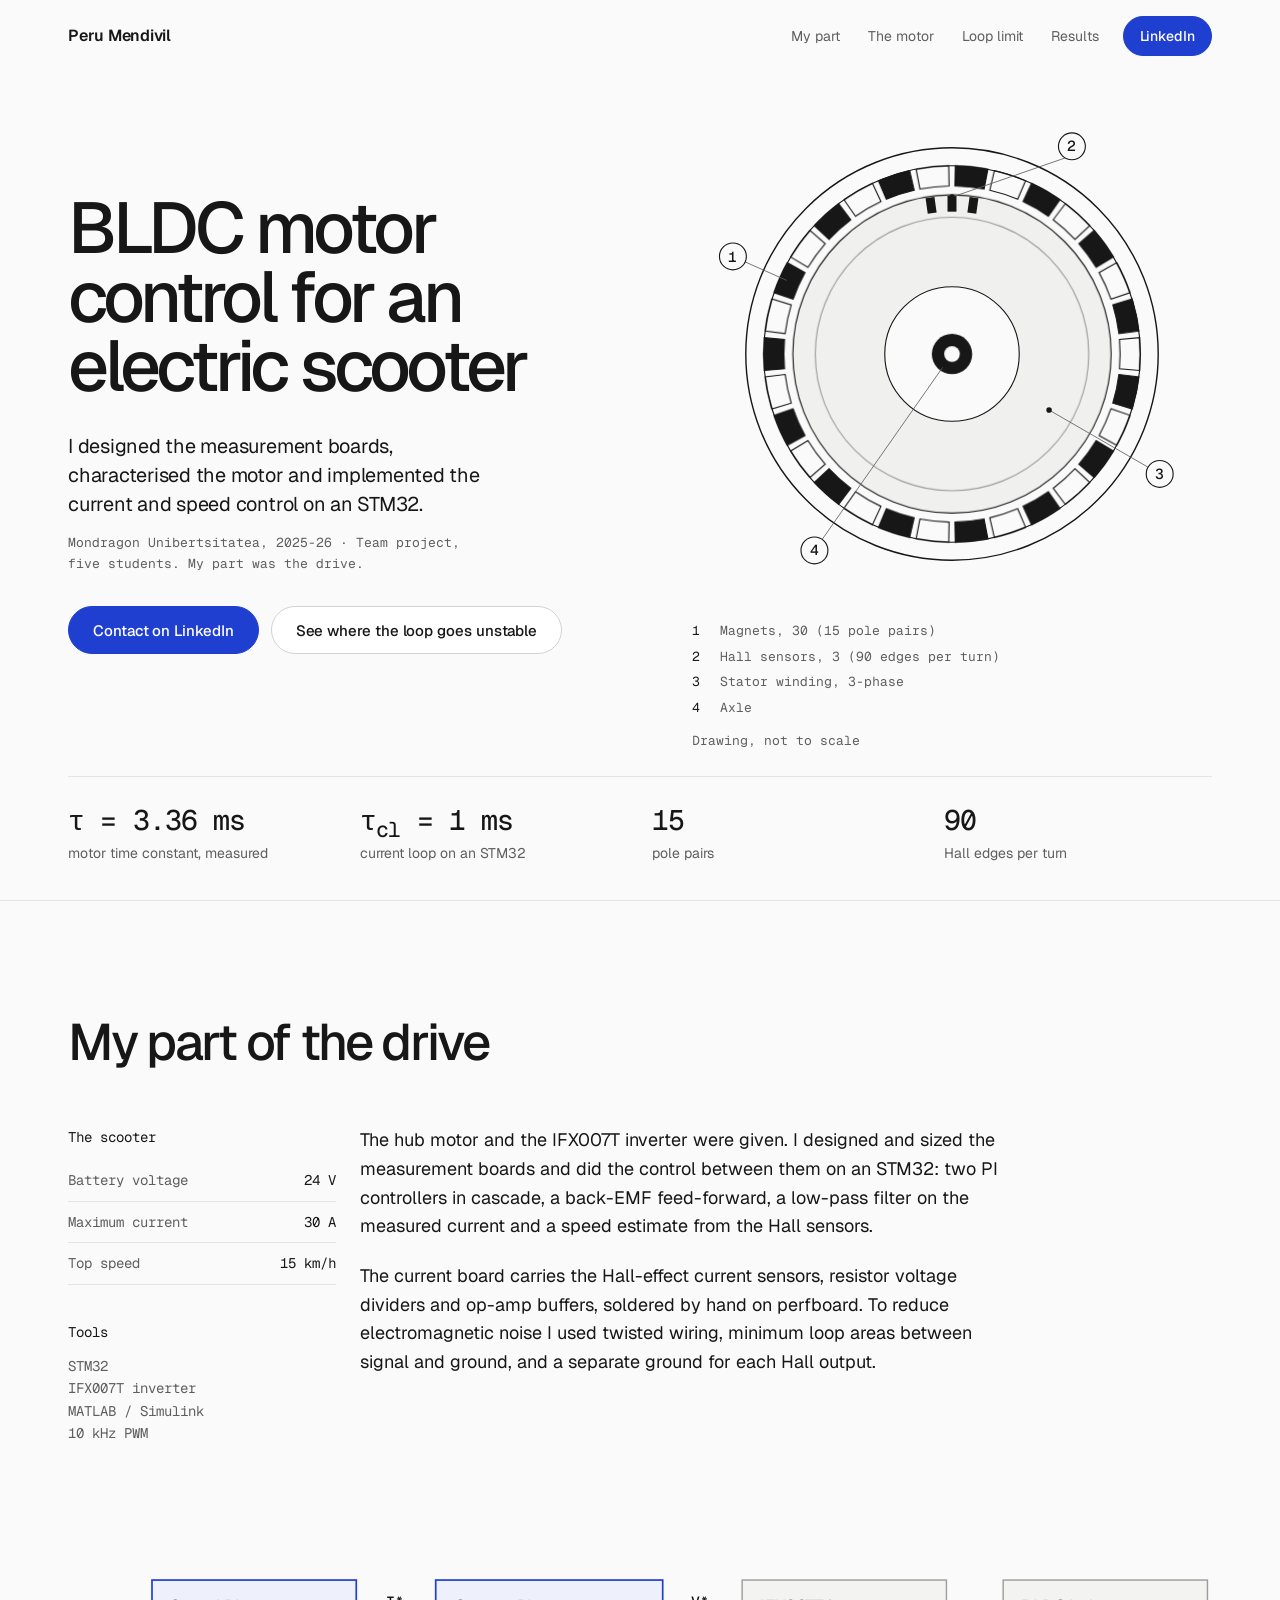
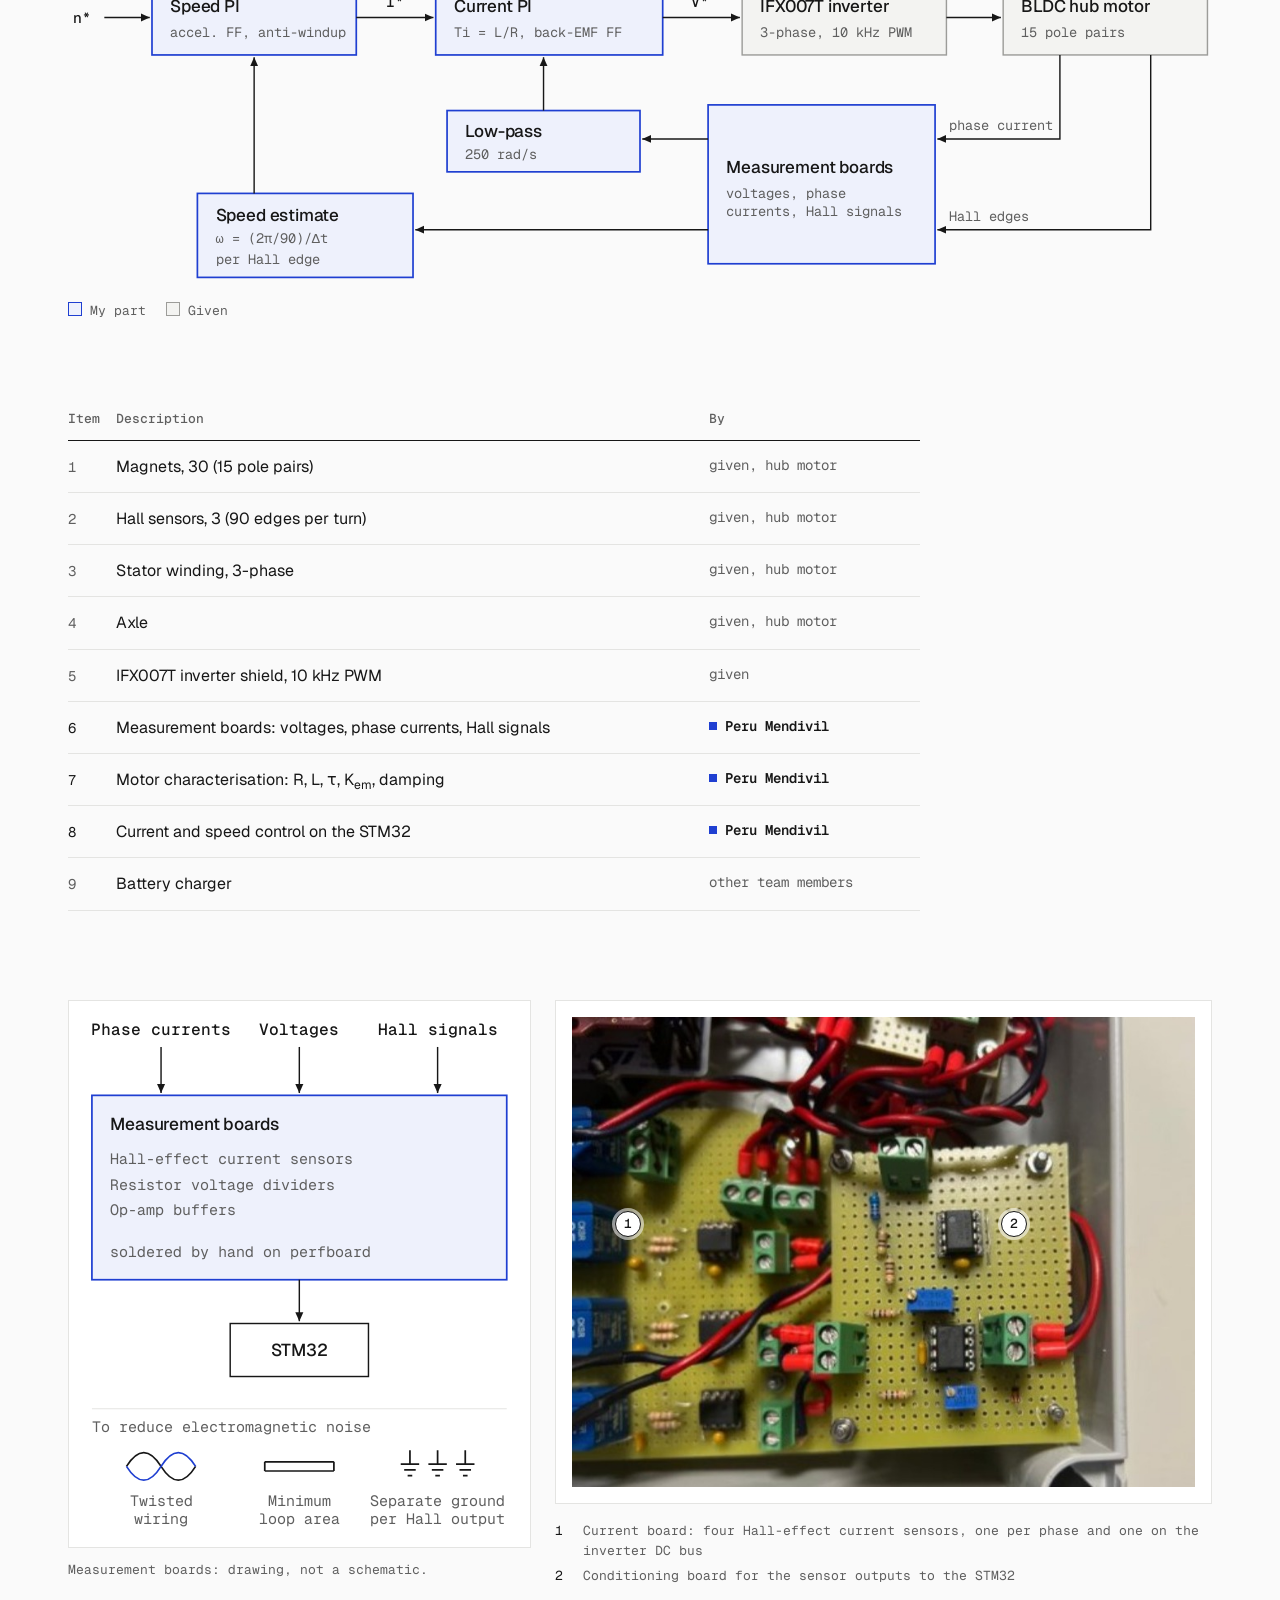
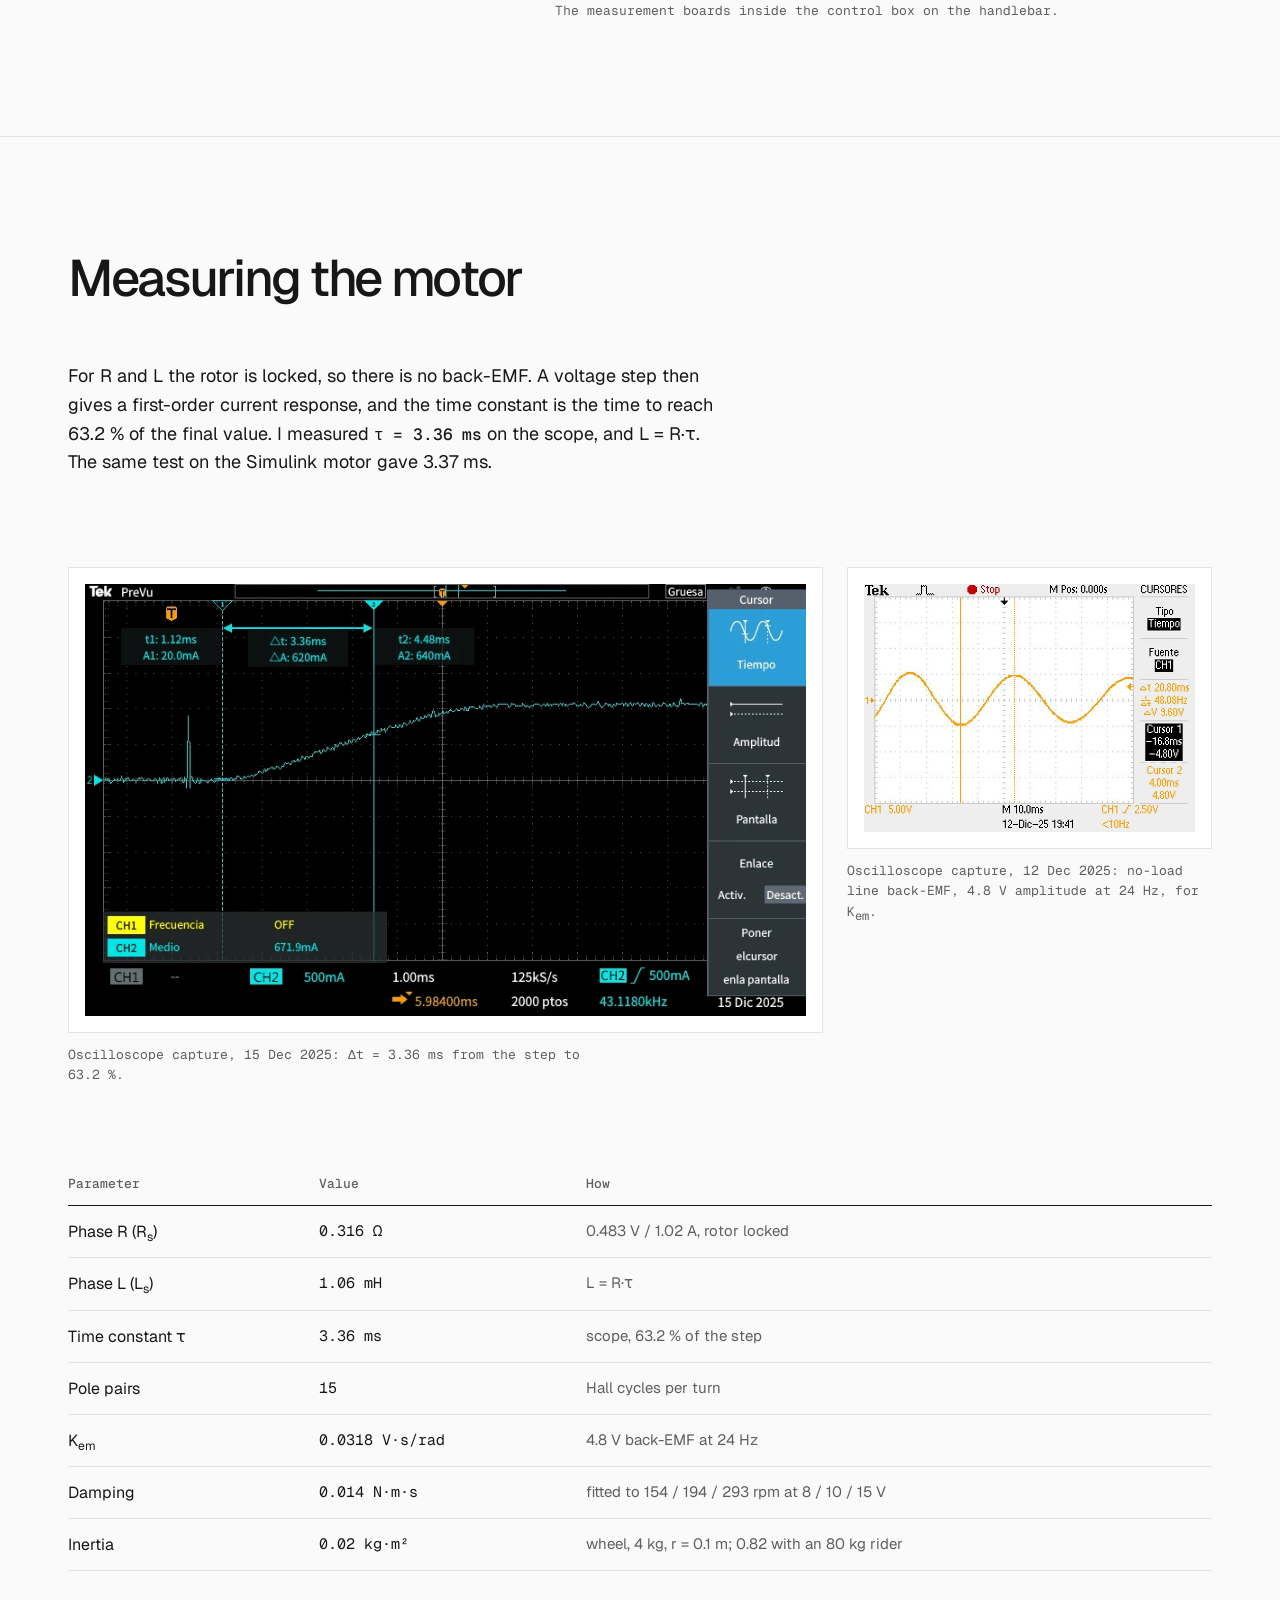
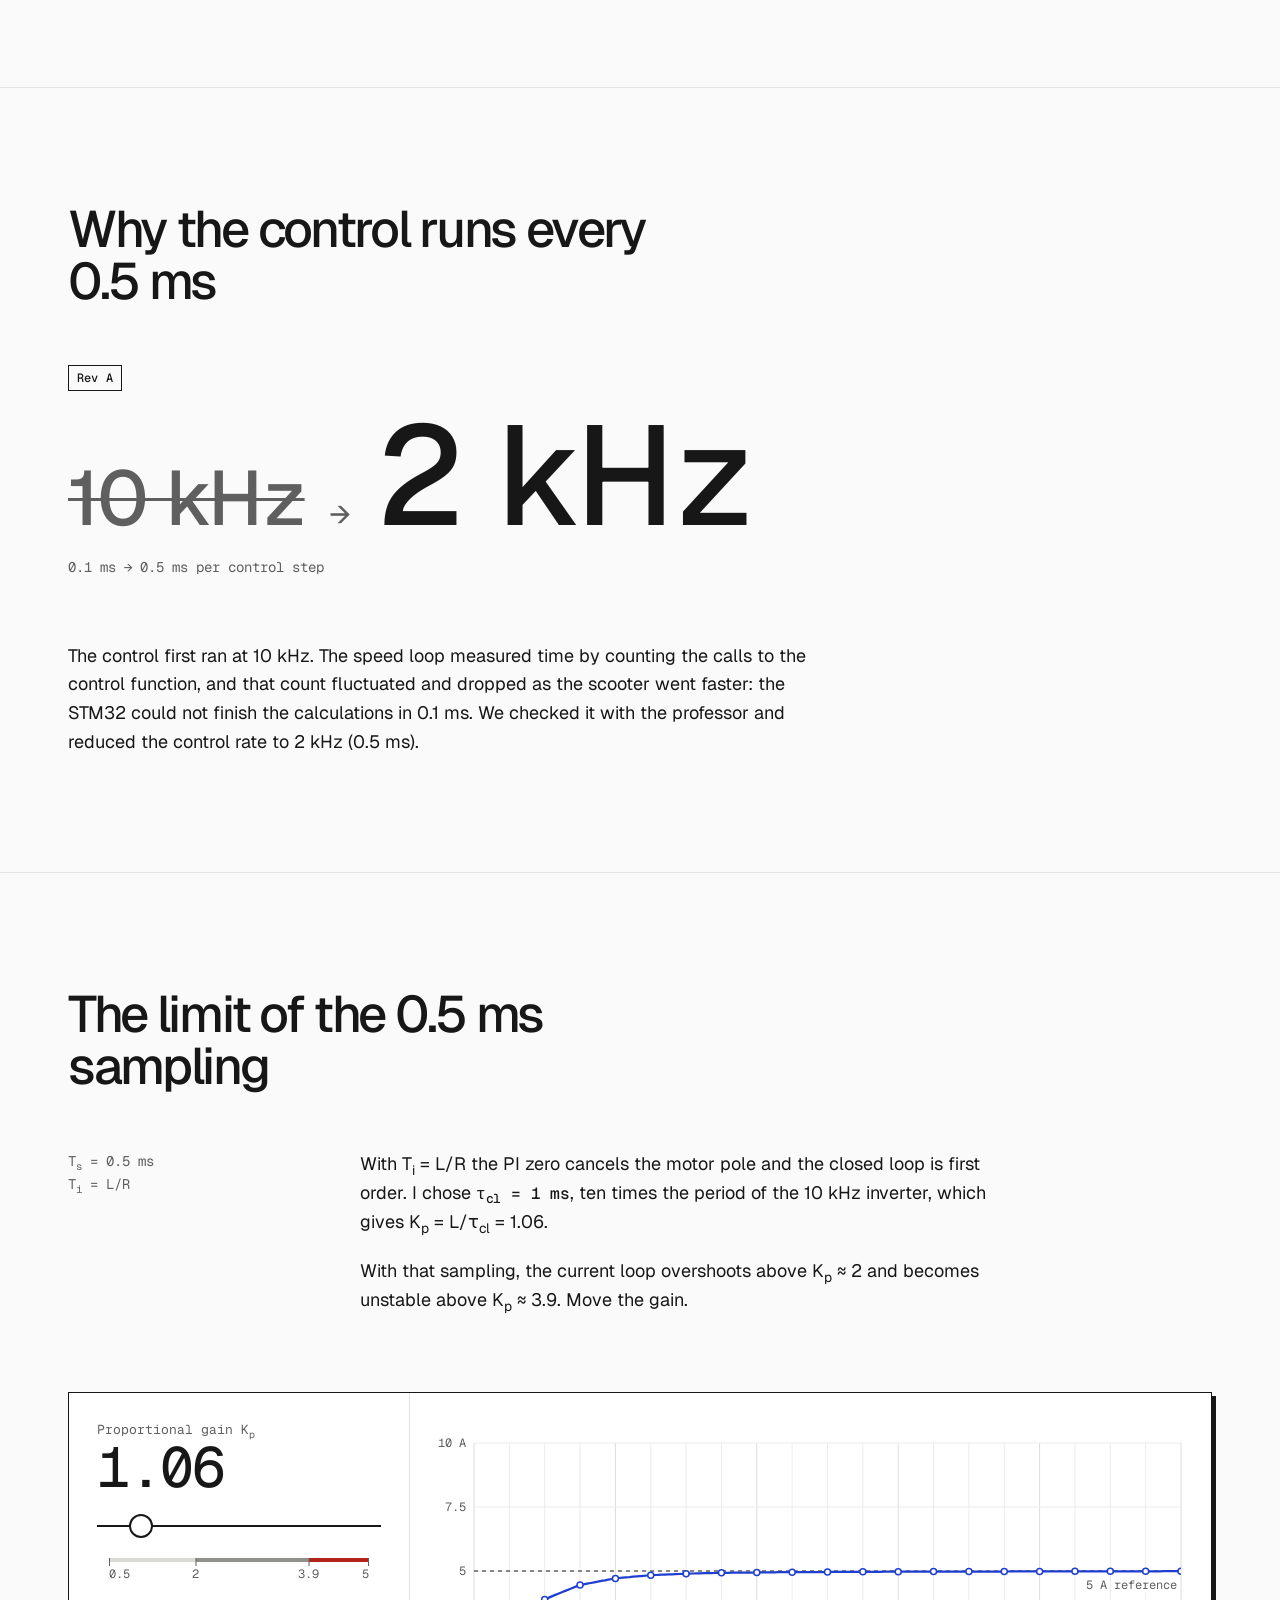
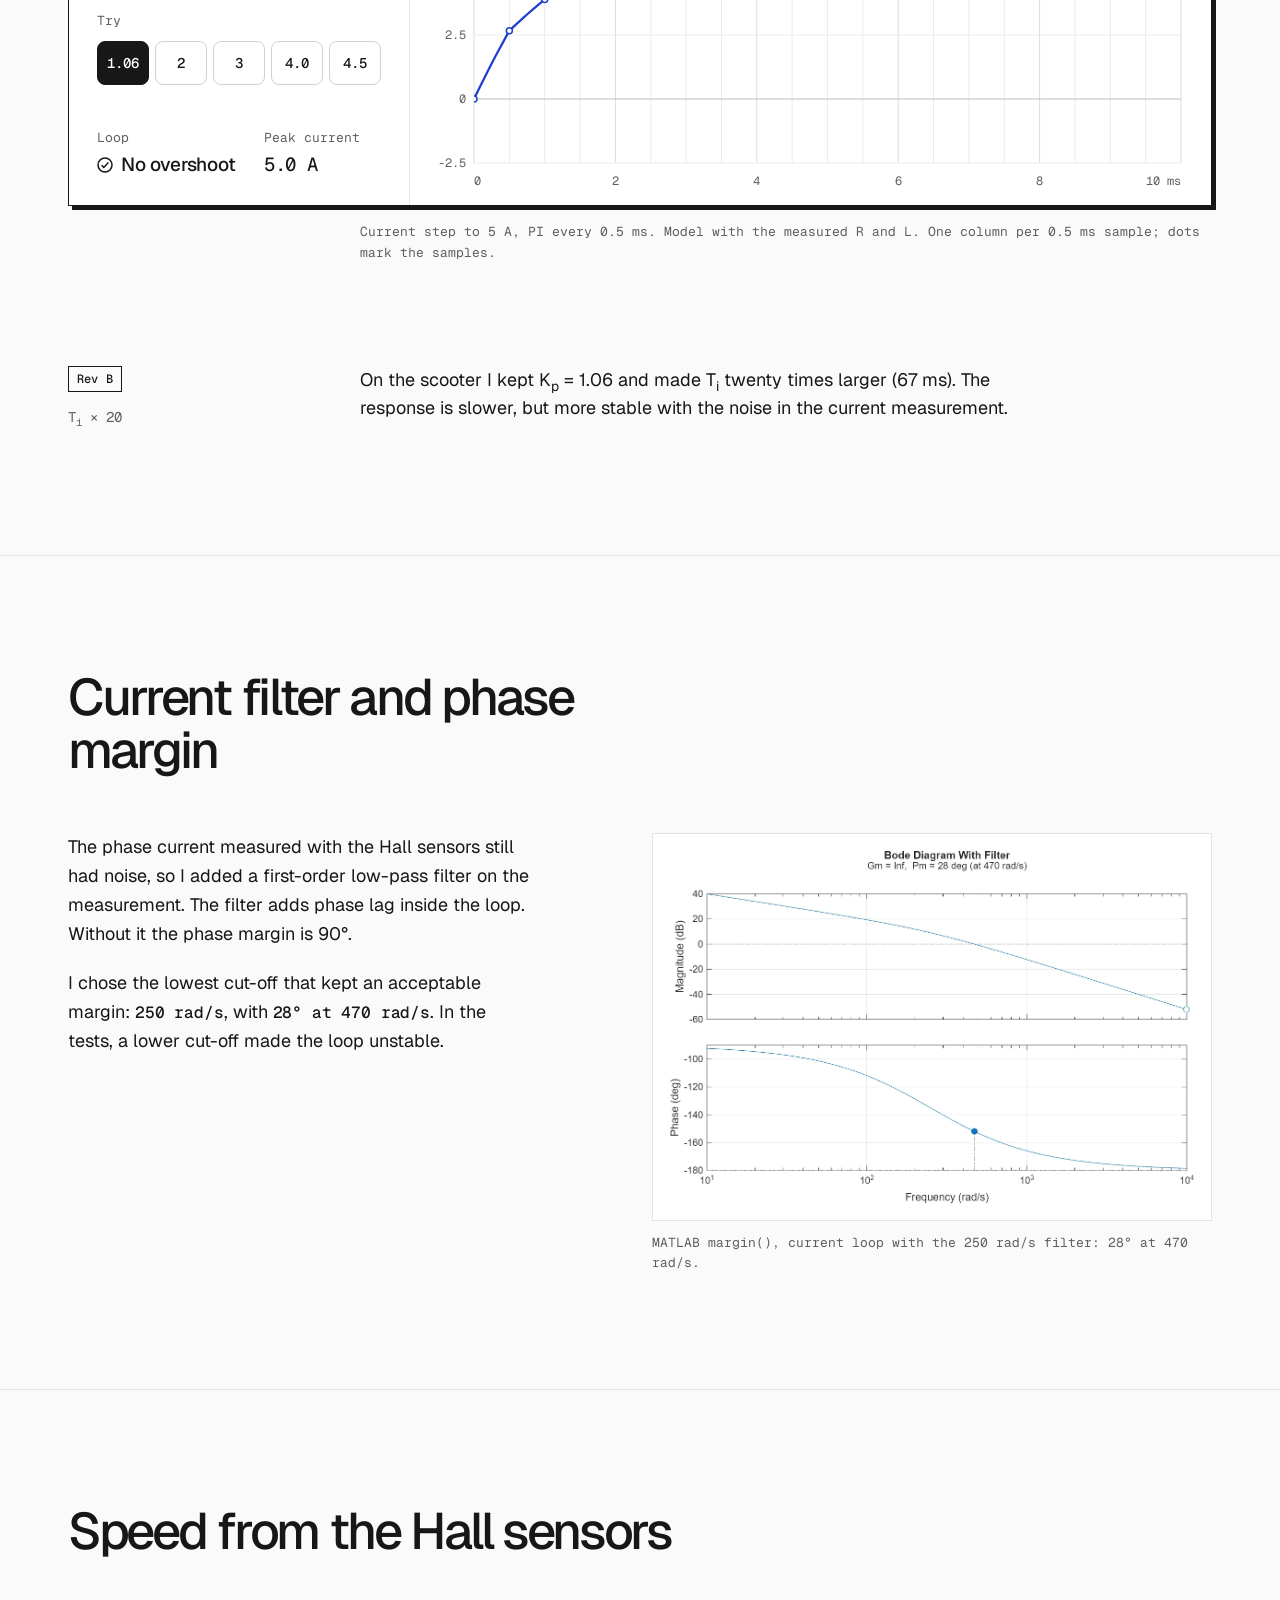
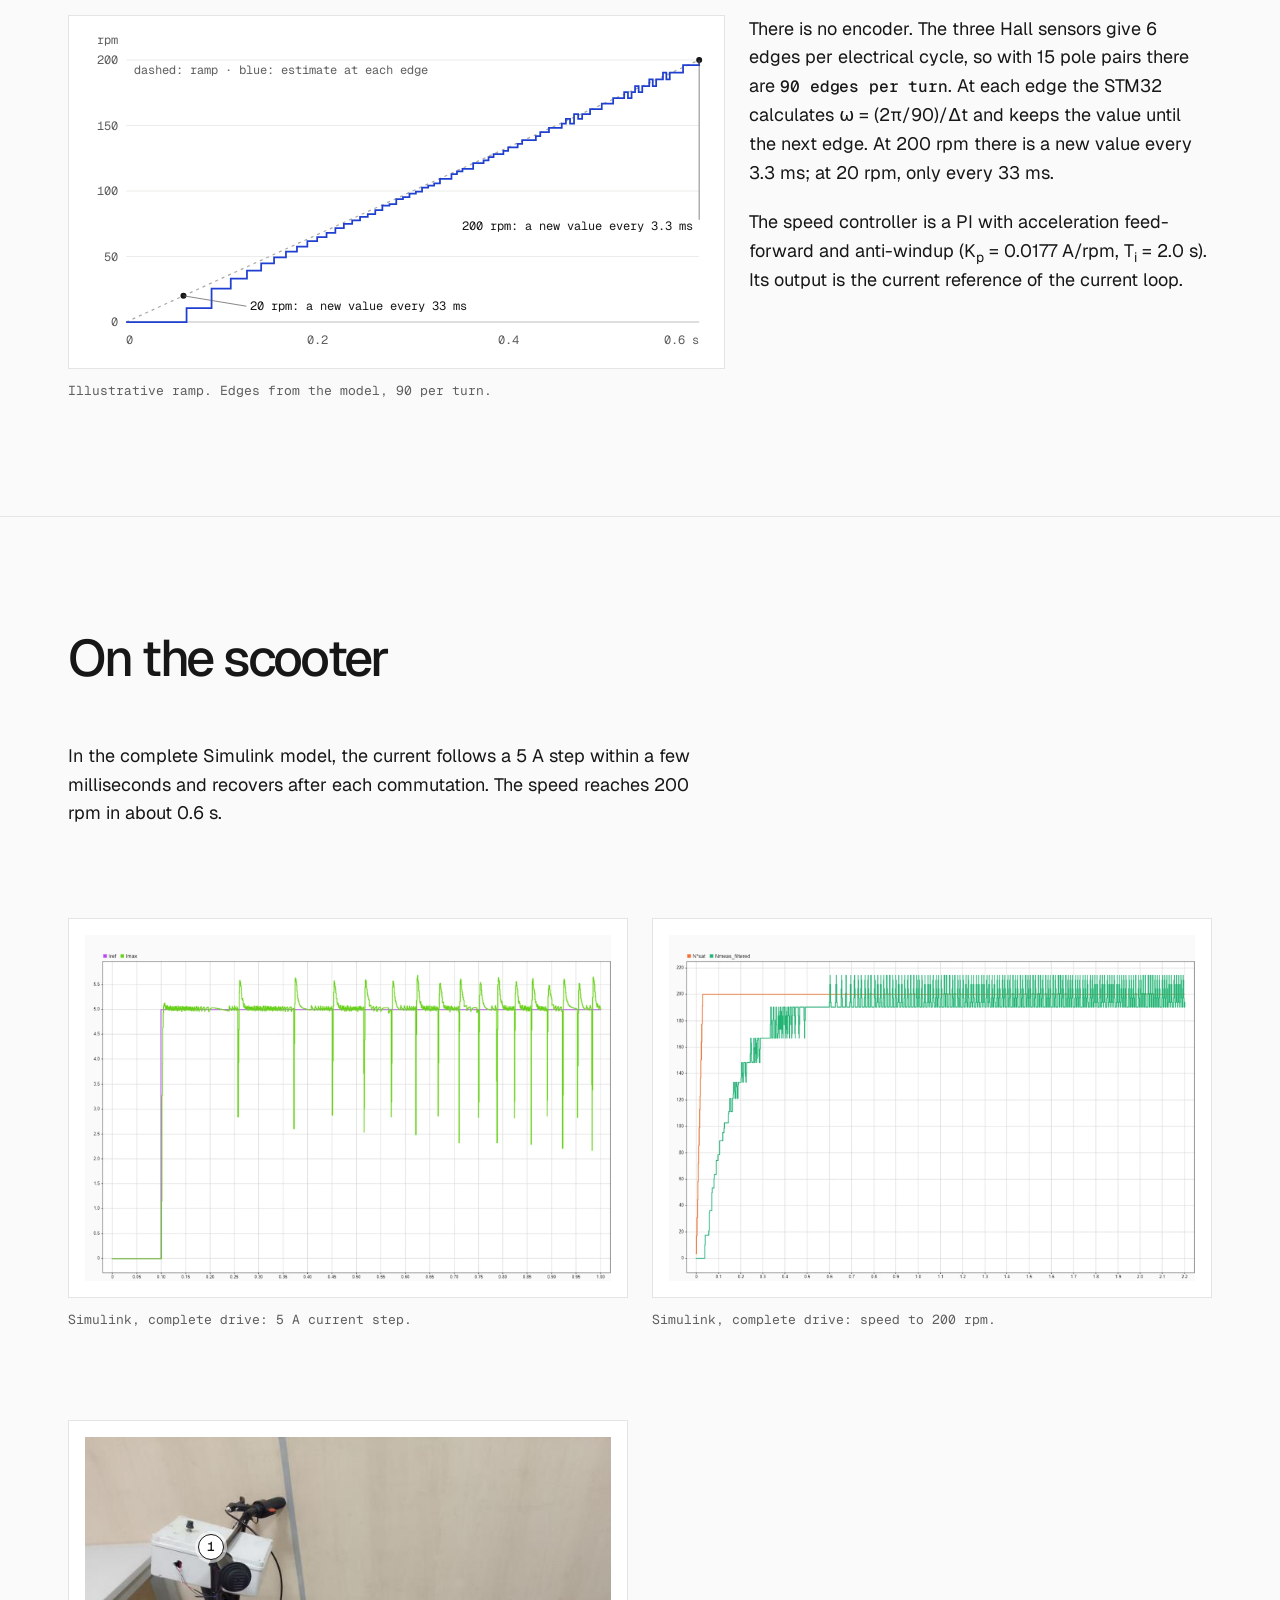
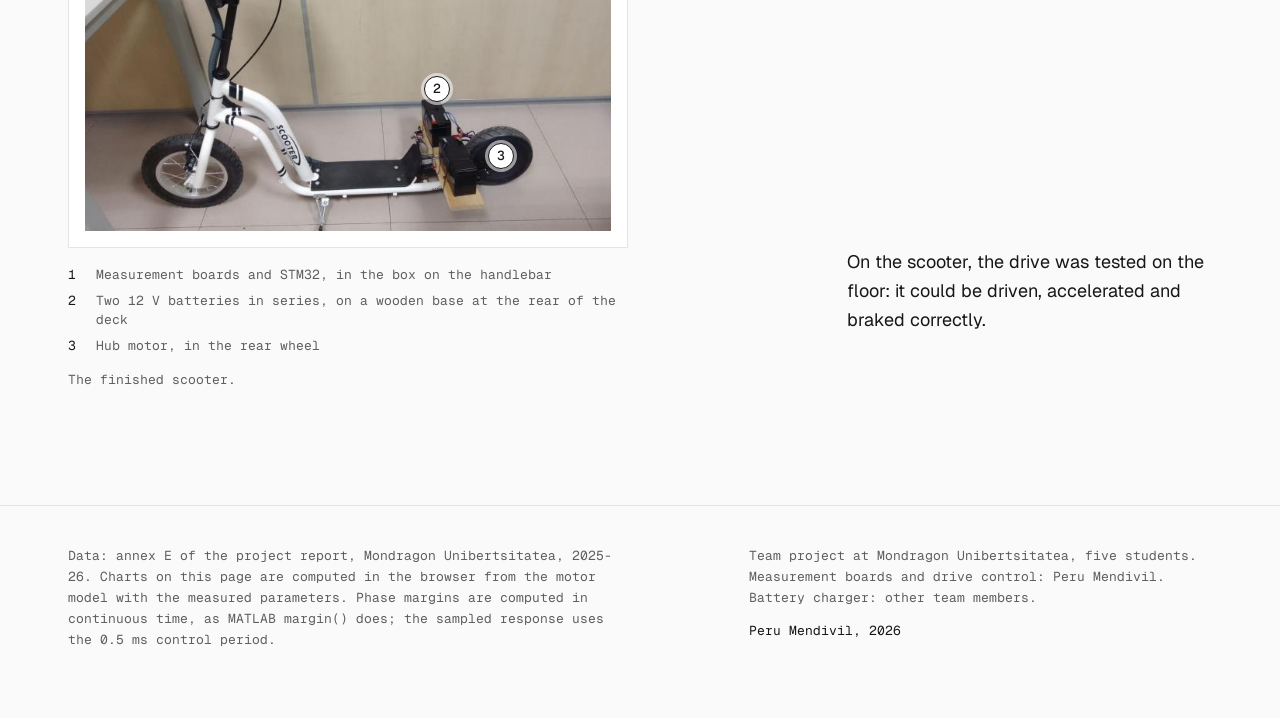
<file: index.html>
<!doctype html>
<html lang="en">
<head>
<meta charset="utf-8">
<meta name="viewport" content="width=device-width, initial-scale=1, viewport-fit=cover">
<title>BLDC motor control for an electric scooter · Peru Mendivil</title>
<meta name="description" content="Current and speed control of an electric scooter's BLDC hub motor on an STM32, with the motor parameters I measured. Move the gain and see where the sampled loop goes unstable.">
<meta name="author" content="Peru Mendivil">
<link rel="canonical" href="https://perumendibil.github.io/bldc-drive/">
<meta property="og:type" content="website">
<meta property="og:title" content="BLDC motor control for an electric scooter">
<meta property="og:description" content="Motor characterisation, current loop and speed loop on an STM32, with the parameters I measured. My part of a team project at Mondragon Unibertsitatea, 2025-26.">
<meta property="og:url" content="https://perumendibil.github.io/bldc-drive/">
<meta property="og:image" content="https://perumendibil.github.io/bldc-drive/assets/og-card.png">
<meta property="og:image:width" content="1200">
<meta property="og:image:height" content="627">
<meta property="og:image:alt" content="Title BLDC motor control for an electric scooter, a line drawing of the hub motor with 30 magnets and the measured values tau 3.36 ms and tau_cl 1 ms.">
<meta name="twitter:card" content="summary_large_image">
<meta name="theme-color" content="#FAFAFA">
<link rel="icon" href="data:image/svg+xml,%3Csvg xmlns='http://www.w3.org/2000/svg' viewBox='0 0 32 32'%3E%3Crect width='32' height='32' rx='7' fill='%23FAFAFA'/%3E%3Ccircle cx='16' cy='16' r='11' fill='none' stroke='%23171717' stroke-width='2.5'/%3E%3Ccircle cx='16' cy='16' r='3.5' fill='%231F3FD1'/%3E%3C/svg%3E">
<link rel="preconnect" href="https://fonts.googleapis.com">
<link rel="preconnect" href="https://fonts.gstatic.com" crossorigin>
<link href="https://fonts.googleapis.com/css2?family=Geist:wght@300..700&family=Geist+Mono:wght@400..600&display=swap" rel="stylesheet">
<style>
:root{
  --bg:#FAFAFA; --surface:#FFFFFF; --ink:#171717; --muted:#5F5F5F; --line:#E4E4E2;
  --accent:#1F3FD1; --accent-tint:#EEF1FC; --warn:#B42318; --given:#F3F3F1;
  --sans:"Geist", system-ui, -apple-system, "Segoe UI", sans-serif;
  --mono:"Geist Mono", ui-monospace, "SFMono-Regular", Consolas, monospace;
  --ease:cubic-bezier(.4,0,.2,1); --out:cubic-bezier(.2,.7,.2,1);
  --pad:clamp(20px,4vw,48px); --gap:24px;
}
*{box-sizing:border-box}
html{-webkit-text-size-adjust:100%;scroll-behavior:smooth}
body{margin:0;background:var(--bg);color:var(--ink);font:400 18px/1.6 var(--sans);-webkit-font-smoothing:antialiased;text-rendering:optimizeLegibility}
img{max-width:100%;display:block;height:auto}
a{color:inherit}
sub{font-size:.7em;line-height:0}
:focus-visible{outline:2px solid var(--accent);outline-offset:3px;border-radius:4px}
.wrap{max-width:1240px;margin-inline:auto;padding-inline:var(--pad)}
.grid{display:grid;grid-template-columns:repeat(12,minmax(0,1fr));column-gap:var(--gap)}
.mono{font-family:var(--mono)}
.v{font-family:var(--mono);font-size:.9em;font-weight:500;letter-spacing:-.01em;white-space:nowrap}

/* header */
.top{display:flex;align-items:center;justify-content:space-between;height:72px}
.name{font-weight:600;font-size:16px;letter-spacing:-.015em;text-decoration:none;padding:12px 0}
.nav{display:flex;align-items:center;gap:4px}
.nav a.l{font-size:14px;color:var(--muted);text-decoration:none;padding:10px 12px;transition:color .15s var(--ease)}
.nav a.l:hover{color:var(--ink)}

/* buttons */
.btn{display:inline-flex;align-items:center;justify-content:center;height:48px;padding:0 24px;border-radius:999px;font:500 15px/1 var(--sans);letter-spacing:-.005em;text-decoration:none;white-space:nowrap;transition:background-color .15s var(--ease),border-color .15s var(--ease),color .15s var(--ease)}
.btn-ink{background:var(--ink);color:#fff;border:1px solid var(--ink)}
.btn-ink:hover{background:#3A3A3A;border-color:#3A3A3A}
.btn-accent{background:var(--accent);color:#fff;border:1px solid var(--accent)}
.btn-accent:hover{background:#1932B0;border-color:#1932B0}
.btn-line{background:var(--surface);color:var(--ink);border:1px solid #D2D2CF}
.btn-line:hover{border-color:var(--ink)}
.btn-sm{height:40px;padding:0 16px;font-size:14px;margin-left:8px}

/* hero */
.hero{display:grid;grid-template-columns:repeat(12,minmax(0,1fr));column-gap:var(--gap);grid-template-rows:1fr auto;min-height:calc(100svh - 72px);align-items:center}
.hero-text{grid-column:1/7;padding-block:40px}
.context{font:400 13px/1.6 var(--mono);color:var(--muted);margin:0 0 32px;max-width:52ch}
h1{font-weight:500;font-size:clamp(44px,5.6vw,80px);line-height:.96;letter-spacing:-.055em;margin:0;max-width:12ch}
.role{font-size:clamp(18px,1.55vw,22px);line-height:1.45;letter-spacing:-.012em;margin:32px 0 14px;max-width:33ch}
.actions{display:flex;flex-wrap:wrap;gap:12px}
.hero-fig{grid-column:7/13;margin:0;padding-block:20px;justify-self:end;width:100%;max-width:520px}
.motor{width:100%;overflow:visible;display:block}
.legend{list-style:none;margin:4px 0 0;padding:0;font:400 13px/1.5 var(--mono);color:var(--muted);counter-reset:n}
.legend li{counter-increment:n;display:grid;grid-template-columns:28px 1fr;padding:3px 0}
.legend li::before{content:counter(n);color:var(--ink)}
.legend .nts{grid-template-columns:1fr;margin-top:8px;color:var(--muted)}
.legend .nts::before{content:none}
.strip{grid-column:1/-1;display:grid;grid-template-columns:repeat(4,minmax(0,1fr));column-gap:var(--gap);border-top:1px solid var(--line);margin:0;padding:28px 0 36px}
.strip div{min-width:0}
.strip dt{font:450 clamp(22px,2.2vw,30px)/1.1 var(--mono);letter-spacing:-.03em;color:var(--ink)}
.strip dd{margin:8px 0 0;font-size:14px;line-height:1.4;color:var(--muted)}

/* motion: one moment, the opening */
@keyframes rise{from{opacity:0;transform:translateY(16px)}to{opacity:1;transform:none}}
@keyframes draw{from{stroke-dashoffset:1}to{stroke-dashoffset:0}}
@keyframes show{from{opacity:0}to{opacity:1}}
.hero-text>*{animation:rise .7s var(--out) both}
.hero-text>:nth-child(2){animation-delay:.06s}
.hero-text>:nth-child(3){animation-delay:.16s}
.hero-text>:nth-child(4){animation-delay:.24s}
.strip{animation:show .6s var(--ease) .55s both}
.motor .dr{stroke-dasharray:1 1;animation:draw .8s var(--out) both}
.motor .dr2{animation-delay:.12s}
.motor .fillin{animation:show .4s var(--ease) .55s both}
.motor .mag{animation:show .22s var(--ease) both}
.motor .hall{animation:show .25s var(--ease) .85s both}
.motor .mk{animation:show .3s var(--ease) .9s both}

/* sections */
.sec{padding-block:clamp(80px,9vw,128px);border-top:1px solid var(--line)}
.sec h2{grid-column:1/10;font-weight:500;font-size:clamp(32px,4vw,56px);line-height:1.02;letter-spacing:-.045em;margin:0 0 clamp(36px,4.5vw,64px);max-width:18ch}
.note{grid-column:1/4;font:400 14px/1.6 var(--mono);color:var(--muted);margin:0}
.note p{margin:0 0 12px}
.body{grid-column:4/11}
.body.wide{grid-column:1/8}
.body p{margin:0 0 1.15em;max-width:62ch}
.body p:last-child{margin-bottom:0}
.rev{display:inline-block;font:500 12px/1 var(--mono);color:var(--ink);border:1px solid var(--ink);padding:6px 8px;margin-bottom:14px;letter-spacing:.02em}
.specs{margin:0;padding:0}
.specs div{display:flex;justify-content:space-between;gap:12px;border-bottom:1px solid var(--line);padding:9px 0}
.specs dt{color:var(--muted)}
.specs dd{margin:0;color:var(--ink)}
.specs-title{color:var(--ink);margin:0 0 6px}
.note .tools{margin-top:36px}
sub{font-size:.76em}
.v sub{font-size:.8em}

figure{margin:0}
.frame{background:var(--surface);border:1px solid var(--line);padding:clamp(8px,1.4vw,16px)}
figcaption{font:400 13px/1.55 var(--mono);color:var(--muted);margin-top:12px;max-width:70ch}
figcaption sub{font-size:12px}

/* block diagram */
.diagram{grid-column:1/-1;margin-top:clamp(56px,7vw,96px)}
.diagram svg{width:100%;height:auto;display:block}
.board svg{width:100%;height:auto;display:block;max-width:440px;margin-inline:auto}
.board .ts{font-size:13px}.board .tl{font-size:14px}
.boards-row{align-items:start}
.boards-photo{grid-column:6/13;grid-row:1}
.board{grid-column:1/6;grid-row:1}
.pin-wrap{position:relative}
.pin{position:absolute;transform:translate(-50%,-50%);width:26px;height:26px;border-radius:50%;background:var(--surface);border:1px solid var(--ink);font:500 13px/24px var(--mono);text-align:center;color:var(--ink);box-shadow:0 0 0 3px rgba(255,255,255,.55)}
.legend.pins{margin-top:14px}
.diagram .vert{display:none;max-width:420px}
.bx{fill:var(--surface);stroke:var(--ink);stroke-width:1.25}
.bx.mine{fill:var(--accent-tint);stroke:var(--accent);stroke-width:1.5}
.bx.given{fill:var(--given);stroke:#9C9C99}
.tt{font:500 15px var(--sans);fill:var(--ink);letter-spacing:-.01em}
.ts{font:400 12px var(--mono);fill:var(--muted)}
.tl{font:500 13px var(--mono);fill:var(--ink)}
.ln{stroke:var(--ink);stroke-width:1.25;fill:none}
.keys{display:flex;flex-wrap:wrap;gap:20px;font:400 13px/1.5 var(--mono);color:var(--muted);margin-top:14px}
.keys span::before{content:"";display:inline-block;width:12px;height:12px;margin-right:8px;vertical-align:-1px;border:1.5px solid var(--accent);background:var(--accent-tint)}
.keys span.g::before{border-color:#9C9C99;background:var(--given);border-width:1px}

/* tables */
.tbl{width:100%;border-collapse:collapse;font-size:16px;line-height:1.45}
.tbl th{text-align:left;font:500 13px/1.4 var(--mono);color:var(--muted);padding:0 16px 12px 0;border-bottom:1px solid var(--ink)}
.tbl td{padding:14px 16px 14px 0;border-bottom:1px solid var(--line);vertical-align:top}
.tbl td.n{font-family:var(--mono);font-size:14px;color:var(--muted);width:44px;padding-top:16px}
.tbl .mine td{color:var(--ink)}
.by{font-family:var(--mono);font-size:14px;color:var(--muted);white-space:nowrap}
.mine .by{color:var(--accent);font-weight:600}
.mine .by::before{content:"";display:inline-block;width:8px;height:8px;background:var(--accent);margin-right:8px;vertical-align:1px}
.tbl .val{font-family:var(--mono);font-size:15px;white-space:nowrap}
.tbl .how{color:var(--muted);font-size:15px}

.row2{grid-column:1/-1;display:grid;grid-template-columns:repeat(12,minmax(0,1fr));column-gap:var(--gap);margin-top:clamp(56px,7vw,96px);align-items:start}

/* photo gaps */
.hueco{position:relative;background:#F0F0EE;border:1px solid var(--line);display:flex;align-items:center;justify-content:center;padding:24px;text-align:center}
.hueco::before,.hueco::after{content:"";position:absolute;width:18px;height:18px;border:1px solid #9C9C99}
.hueco::before{top:10px;left:10px;border-right:0;border-bottom:0}
.hueco::after{bottom:10px;right:10px;border-left:0;border-top:0}
.hueco span{font:400 13px/1.5 var(--mono);color:var(--muted);max-width:30ch}
.r32{aspect-ratio:3/2}.r169{aspect-ratio:16/9}.r43{aspect-ratio:4/3}

/* section 3 */
.scope{grid-column:1/9}
.hub{grid-column:9/13}
.values{grid-column:1/-1;margin-top:clamp(56px,7vw,96px)}

/* section 4: typographic, with the rate change as the figure (graft from variant C) */
.rate .rev{grid-column:1/-1;justify-self:start;margin-bottom:18px}
.rates{grid-column:1/-1;display:flex;flex-wrap:wrap;align-items:baseline;column-gap:clamp(14px,2vw,28px);row-gap:0;margin:0;font-weight:500;letter-spacing:-.05em;line-height:.95}
.rates span{white-space:nowrap}
.rates .old{font-size:clamp(44px,6vw,88px);color:var(--muted);text-decoration:line-through;text-decoration-thickness:3px}
.rates .arrow{font:400 clamp(24px,2.6vw,36px)/1 var(--mono);color:var(--muted);letter-spacing:0}
.rates .new{font-size:clamp(72px,11vw,168px);color:var(--ink)}
.rates-sub{grid-column:1/-1;font:400 14px/1.5 var(--mono);color:var(--muted);margin:14px 0 0}
.rate .big{grid-column:1/9;margin-top:clamp(40px,5vw,64px);font-size:18px;line-height:1.6;letter-spacing:0;max-width:62ch}
.big{grid-column:4/13;font-size:clamp(22px,2.4vw,32px);line-height:1.38;letter-spacing:-.02em;margin:0;max-width:34ch}

/* section 5: the instrument */
.instrument{grid-column:1/-1;margin-top:clamp(48px,6vw,80px);background:var(--surface);border:1px solid var(--ink);box-shadow:4px 4px 0 var(--ink);display:grid;grid-template-columns:minmax(280px,340px) minmax(0,1fr);grid-template-areas:"kp chart" "slider chart" "presets chart" "read chart";grid-template-rows:auto auto auto 1fr}
.i-kp{grid-area:kp;padding:28px 28px 0}
.i-slider{grid-area:slider;padding:8px 28px 0}
.i-presets{grid-area:presets;padding:20px 28px 0}
.i-read{grid-area:read;padding:28px;align-self:end}
.i-chart{grid-area:chart;border-left:1px solid var(--line);padding:20px 20px 12px;min-width:0}
.lab{display:block;font:400 13px/1.4 var(--mono);color:var(--muted)}
.kpval{font:450 clamp(40px,4.4vw,60px)/1 var(--mono);letter-spacing:-.04em;margin-top:10px;font-variant-numeric:tabular-nums}
input[type=range]{-webkit-appearance:none;appearance:none;width:100%;height:44px;background:transparent;margin:0;cursor:pointer}
input[type=range]:focus-visible{outline:none}
input[type=range]::-webkit-slider-runnable-track{height:2px;background:var(--ink)}
input[type=range]::-moz-range-track{height:2px;background:var(--ink)}
input[type=range]::-webkit-slider-thumb{-webkit-appearance:none;width:24px;height:24px;border-radius:50%;background:var(--surface);border:2px solid var(--ink);margin-top:-11px;transition:transform .15s var(--ease)}
input[type=range]::-moz-range-thumb{width:20px;height:20px;border-radius:50%;background:var(--surface);border:2px solid var(--ink)}
input[type=range]:hover::-webkit-slider-thumb{transform:scale(1.12)}
input[type=range]:focus-visible::-webkit-slider-thumb{box-shadow:0 0 0 3px var(--surface),0 0 0 5px var(--accent)}
input[type=range]:focus-visible::-moz-range-thumb{box-shadow:0 0 0 3px var(--surface),0 0 0 5px var(--accent)}
.zones{position:relative;margin:2px 12px 0;height:34px}
.zones .bar{display:flex;height:4px}
.zones .bar i{display:block;height:100%}
.zones .z1{width:33.333%;background:#D9D9D6}
.zones .z2{width:43.467%;background:#8F8F8C}
.zones .z3{width:23.2%;background:var(--warn)}
.zones b{position:absolute;top:10px;transform:translateX(-50%);font:400 12px/1 var(--mono);color:var(--muted);font-weight:400}
.zones b::before{content:"";position:absolute;left:50%;top:-10px;width:1px;height:8px;background:var(--muted)}
.zones .e0{left:0;transform:none}.zones .e0::before{left:0}
.zones .e1{left:33.333%}.zones .e2{left:76.8%}
.zones .e3{left:auto;right:0;transform:none}.zones .e3::before{left:auto;right:0}
.presets{display:grid;grid-template-columns:repeat(5,minmax(0,1fr));gap:6px;margin-top:10px}
.presets button{min-height:44px;min-width:0;padding:0;font:500 14px/1 var(--mono);color:var(--ink);background:var(--surface);border:1px solid #D2D2CF;border-radius:8px;cursor:pointer;transition:border-color .15s var(--ease),background-color .15s var(--ease),color .15s var(--ease)}
.presets button:hover{border-color:var(--ink)}
.presets button[aria-pressed=true]{background:var(--ink);border-color:var(--ink);color:#fff}
.read{display:grid;grid-template-columns:auto auto;justify-content:start;column-gap:28px;row-gap:12px;margin:0}
.read dd{margin:6px 0 0;font:500 19px/1.25 var(--sans);letter-spacing:-.01em;display:flex;align-items:center;gap:8px;white-space:nowrap}
.read dd svg{flex:none}
.read .peak{font-family:var(--mono);font-weight:450;font-variant-numeric:tabular-nums}
.st-unstable{color:var(--warn)}
.warnline{grid-column:1/-1;margin:2px 0 0;font:400 13px/1.5 var(--mono);color:var(--warn)}
.chart svg{display:block;width:100%}
.ax{font:400 12px var(--mono);fill:var(--muted)}
.halo{paint-order:stroke;stroke:#fff;stroke-width:5px;stroke-linejoin:round}
.cap5{grid-column:4/13;margin-top:16px}
.revb{margin-top:clamp(64px,8vw,104px)}

/* section 6, 7 */
.side-text{grid-column:1/6}
.side-text p{margin:0 0 1.15em}
.side-fig{grid-column:7/13}
.side-fig.left{grid-column:1/8;grid-row:2}
.side-text.right{grid-column:9/13;grid-row:2}
.side-text.right.wide{grid-column:8/13}

/* results */
.res-a{grid-column:1/7}.res-b{grid-column:7/13}
.res-video{grid-column:1/7}
.res-video img{width:100%;max-width:678px}
.res-side{grid-column:9/13;align-self:end;padding-bottom:36px}
.res-side p{margin:0 0 20px;font-size:18px}
.vlink{display:inline-flex;align-items:center;min-height:44px;font:500 15px/1.3 var(--sans);text-decoration:underline;text-underline-offset:5px;text-decoration-thickness:1px}
.vlink:hover{text-decoration-thickness:2px}

/* contact */
.contact h2{grid-column:1/12;font-size:clamp(40px,6vw,88px);line-height:.98;letter-spacing:-.055em;max-width:16ch;margin-bottom:36px}
.contact p{grid-column:1/8;margin:0 0 36px;font-size:clamp(18px,1.5vw,21px);line-height:1.5;color:var(--muted);max-width:46ch}
.contact .actions{grid-column:1/-1}

footer{border-top:1px solid var(--line);padding-block:40px 56px;font:400 13px/1.6 var(--mono);color:var(--muted)}
footer .grid p{margin:0 0 12px}
footer .f1{grid-column:1/7}
footer .f2{grid-column:8/13}

@media (max-width:1000px){
  .hero-text{grid-column:1/-1}
  .hero-fig{grid-column:1/-1;max-width:460px;justify-self:start}
  .hero{grid-template-rows:auto}
  .hero-fig{order:3}.strip{order:2}
}
@media (max-width:860px){
  :root{--gap:16px}
  body{font-size:17px}
  .grid,.row2{grid-template-columns:minmax(0,1fr)}
  .grid>*,.row2>*{grid-column:1/-1!important;grid-row:auto!important}
  .nav a.l{display:none}
  .btn-sm{height:44px;margin-left:0}
  .top{height:64px}
  .hero{min-height:0;grid-template-columns:minmax(0,1fr)}
  .hero>*{grid-column:1/-1}
  .hero-text{padding-block:20px 0}
  .context{font-size:13px;margin-bottom:24px}
  h1{letter-spacing:-.05em;line-height:.98}
  .role{margin:20px 0 12px}
  .actions .btn{flex:1 1 100%;height:52px;font-size:16px}
  .strip{grid-template-columns:1fr 1fr;row-gap:20px;padding:22px 0 8px;margin-top:36px}
  .strip dd{font-size:13px;margin-top:6px}
  .hero-fig{padding-block:40px 64px;max-width:none}
  .motor{max-width:320px;margin-inline:auto;display:block}
  .note{margin-bottom:24px}
  .note .tools{margin-top:28px}
  .res-side{padding-bottom:0}
  .diagram .horiz{display:none}
  .diagram .vert{display:block}
  .hub,.values{margin-top:40px}
  .row2>*+*{margin-top:40px}
  .cap5{margin-top:14px}
  .side-fig{margin-top:40px}
  .side-fig.left{margin-top:0;margin-bottom:36px}
  .res-video{margin-top:0}
  .instrument{grid-template-columns:minmax(0,1fr);grid-template-areas:"kp" "read" "chart" "slider" "presets";grid-template-rows:auto;box-shadow:3px 3px 0 var(--ink)}
  .i-kp{padding:20px 20px 0}
  .i-read{padding:16px 20px 0;align-self:start}
  .i-chart{border-left:0;border-top:1px solid var(--line);margin-top:18px;padding:14px 8px 6px 4px}
  .i-slider{padding:8px 20px 0;border-top:1px solid var(--line)}
  .i-presets{padding:12px 20px 22px}
  .read{grid-template-columns:1fr 1fr;column-gap:16px}
  .read dd{font-size:17px}
  .kpval{font-size:44px}
  .contact p{margin-bottom:28px}
  .contact .actions .btn{flex:1 1 100%}
  footer .f2{margin-top:12px}
}
@media (max-width:640px){
  .tbl{font-size:16px}
  .tbl thead{display:none}
  .tbl tr{display:grid;border-bottom:1px solid var(--line);padding:14px 0}
  .tbl td{border:0;padding:0}
  .parts tr{grid-template-columns:32px 1fr;row-gap:4px}
  .parts td.n{padding-top:2px;width:auto}
  .parts td.by{grid-column:2}
  .vals tr{grid-template-columns:1fr auto;column-gap:16px;row-gap:4px}
  .vals td.how{grid-column:1/-1;font-size:14px}
  .vals .val{font-size:15px}
}
@media (prefers-reduced-motion:reduce){
  *,*::before,*::after{animation:none!important;transition:none!important}
  html{scroll-behavior:auto}
}
</style>
</head>
<body>

<header class="wrap top">
  <a class="name" href="#top">Peru Mendivil</a>
  <nav class="nav" aria-label="Sections">
    <a class="l" href="#part">My part</a>
    <a class="l" href="#motor">The motor</a>
    <a class="l" href="#limit">Loop limit</a>
    <a class="l" href="#results">Results</a>
    <a class="btn btn-accent btn-sm" href="https://www.linkedin.com/in/perumendivil" rel="me">LinkedIn</a>
  </nav>
</header>

<main id="top">
<section class="wrap hero" aria-labelledby="h1">
  <div class="hero-text">
    <h1 id="h1">BLDC motor control for an electric scooter</h1>
    <p class="role">I designed the measurement boards, characterised the motor and implemented the current and speed control on an STM32.</p>
    <div class="context">Mondragon Unibertsitatea, 2025-26 · Team project, five students. My part was the drive.</div>
    <div class="actions">
      <a class="btn btn-accent" href="https://www.linkedin.com/in/perumendivil" rel="me">Contact on LinkedIn</a>
      <a class="btn btn-line" href="#limit">See where the loop goes unstable</a>
    </div>
  </div>

  <figure class="hero-fig" aria-labelledby="motor-cap">
    <svg class="motor" id="motorSvg" viewBox="-232 -232 464 464" role="img" aria-label="Drawing of the hub motor: outer rotor with 30 alternating magnets, stator with a 3-phase winding, 3 Hall sensors and the axle. Not to scale.">
      <circle class="dr" pathLength="1" r="184" fill="none" stroke="#171717" stroke-width="1.25"/>
      <circle class="dr dr2" pathLength="1" r="168" fill="none" stroke="#171717" stroke-width="1"/>
      <g id="mags"></g>
      <circle class="fillin" r="142" fill="#F0F0EE"/>
      <circle class="dr dr2" pathLength="1" r="142" fill="none" stroke="#171717" stroke-width="1"/>
      <circle class="dr" pathLength="1" r="122" fill="none" stroke="#9C9C99" stroke-width="1" stroke-dasharray="2 5"/>
      <circle class="fillin" r="60" fill="#FAFAFA"/>
      <circle class="dr" pathLength="1" r="60" fill="none" stroke="#171717" stroke-width="1"/>
      <g id="halls"></g>
      <circle class="fillin" r="18" fill="#171717"/>
      <circle class="fillin" r="7" fill="#FAFAFA"/>
      <g id="marks"></g>
    </svg>
    <ol class="legend" id="motor-cap">
      <li>Magnets, 30 (15 pole pairs)</li>
      <li>Hall sensors, 3 (90 edges per turn)</li>
      <li>Stator winding, 3-phase</li>
      <li>Axle</li>
      <li class="nts">Drawing, not to scale</li>
    </ol>
  </figure>

  <dl class="strip">
    <div><dt>τ = 3.36 ms</dt><dd>motor time constant, measured</dd></div>
    <div><dt>τ<sub>cl</sub> = 1 ms</dt><dd>current loop on an STM32</dd></div>
    <div><dt>15</dt><dd>pole pairs</dd></div>
    <div><dt>90</dt><dd>Hall edges per turn</dd></div>
  </dl>
</section>

<!-- 2 · My part -->
<section class="sec" id="part" aria-labelledby="h-part">
  <div class="wrap grid">
    <h2 id="h-part">My part of the drive</h2>
    <aside class="note">
      <p class="specs-title">The scooter</p>
      <dl class="specs">
        <div><dt>Battery voltage</dt><dd>24 V</dd></div>
        <div><dt>Maximum current</dt><dd>30 A</dd></div>
        <div><dt>Top speed</dt><dd>15 km/h</dd></div>
      </dl>
      <p class="specs-title tools">Tools</p>
      <p>STM32<br>IFX007T inverter<br>MATLAB / Simulink<br>10 kHz PWM</p>
    </aside>
    <div class="body">
      <p>The hub motor and the IFX007T inverter were given. I designed and sized the measurement boards and did the control between them on an STM32: two PI controllers in cascade, a back-EMF feed-forward, a low-pass filter on the measured current and a speed estimate from the Hall sensors.</p>
      <p>The current board carries the Hall-effect current sensors, resistor voltage dividers and op-amp buffers, soldered by hand on perfboard. To reduce electromagnetic noise I used twisted wiring, minimum loop areas between signal and ground, and a separate ground for each Hall output.</p>
    </div>

    <figure class="diagram">
      <svg class="horiz" viewBox="-4 0 1008 300" role="img" aria-label="Control structure. Speed reference to Speed PI, current reference to Current PI, voltage reference to the IFX007T inverter and the BLDC hub motor. Phase current returns through the measurement boards and a 250 rad/s low-pass to the Current PI; Hall edges return through the measurement boards and the speed estimate to the Speed PI.">
        <defs><marker id="ah" viewBox="0 0 10 10" refX="9" refY="5" markerWidth="7" markerHeight="7" orient="auto-start-reverse"><path d="M0 1 L9 5 L0 9 z" fill="#171717"/></marker></defs>
        <text class="tl" x="0" y="68">n*</text>
        <path class="ln" d="M28 63 H68" marker-end="url(#ah)"/>
        <rect class="bx mine" x="70" y="30" width="180" height="66"/>
        <text class="tt" x="86" y="58">Speed PI</text><text class="ts" x="86" y="80">accel. FF, anti-windup</text>
        <path class="ln" d="M250 63 H318" marker-end="url(#ah)"/><text class="tl" x="276" y="54">I*</text>
        <rect class="bx mine" x="320" y="30" width="200" height="66"/>
        <text class="tt" x="336" y="58">Current PI</text><text class="ts" x="336" y="80">Ti = L/R, back-EMF FF</text>
        <path class="ln" d="M520 63 H588" marker-end="url(#ah)"/><text class="tl" x="545" y="54">V*</text>
        <rect class="bx given" x="590" y="30" width="180" height="66"/>
        <text class="tt" x="606" y="58">IFX007T inverter</text><text class="ts" x="606" y="80">3-phase, 10 kHz PWM</text>
        <path class="ln" d="M770 63 H818" marker-end="url(#ah)"/>
        <rect class="bx given" x="820" y="30" width="180" height="66"/>
        <text class="tt" x="836" y="58">BLDC hub motor</text><text class="ts" x="836" y="80">15 pole pairs</text>

        <path class="ln" d="M870 96 V170 H762" marker-end="url(#ah)"/><text class="ts" x="772" y="162">phase current</text>
        <path class="ln" d="M950 96 V250 H762" marker-end="url(#ah)"/><text class="ts" x="772" y="242">Hall edges</text>
        <rect class="bx mine" x="560" y="140" width="200" height="140"/>
        <text class="tt" x="576" y="200">Measurement boards</text>
        <text class="ts" x="576" y="222">voltages, phase</text><text class="ts" x="576" y="238">currents, Hall signals</text>

        <path class="ln" d="M560 170 H502" marker-end="url(#ah)"/>
        <rect class="bx mine" x="330" y="145" width="170" height="54"/>
        <text class="tt" x="346" y="168">Low-pass</text><text class="ts" x="346" y="188">250 rad/s</text>
        <path class="ln" d="M415 145 V98" marker-end="url(#ah)"/>

        <path class="ln" d="M560 250 H302" marker-end="url(#ah)"/>
        <rect class="bx mine" x="110" y="218" width="190" height="74"/>
        <text class="tt" x="126" y="242">Speed estimate</text><text class="ts" x="126" y="262">ω = (2π/90)/Δt</text><text class="ts" x="126" y="280">per Hall edge</text>
        <path class="ln" d="M160 218 V98" marker-end="url(#ah)"/>
      </svg>

      <svg class="vert" viewBox="-4 -4 348 512" role="img" aria-label="Control structure, vertical. Speed PI, Current PI, IFX007T inverter and BLDC hub motor in a chain; phase current and Hall edges return through the measurement boards, the low-pass and the speed estimate.">
        <defs><marker id="ah2" viewBox="0 0 10 10" refX="9" refY="5" markerWidth="7" markerHeight="7" orient="auto-start-reverse"><path d="M0 1 L9 5 L0 9 z" fill="#171717"/></marker></defs>
        <text class="tl" x="102" y="14">n*</text>
        <path class="ln" d="M95 0 V38" marker-end="url(#ah2)"/>
        <rect class="bx mine" x="0" y="40" width="190" height="60"/>
        <text class="tt" x="12" y="65">Speed PI</text><text class="ts" x="12" y="86">accel. FF, anti-windup</text>
        <path class="ln" d="M95 100 V138" marker-end="url(#ah2)"/><text class="tl" x="104" y="124">I*</text>
        <rect class="bx mine" x="0" y="140" width="190" height="60"/>
        <text class="tt" x="12" y="165">Current PI</text><text class="ts" x="12" y="186">Ti = L/R, back-EMF FF</text>
        <path class="ln" d="M95 200 V238" marker-end="url(#ah2)"/><text class="tl" x="104" y="224">V*</text>
        <rect class="bx given" x="0" y="240" width="190" height="60"/>
        <text class="tt" x="12" y="265">IFX007T inverter</text><text class="ts" x="12" y="286">3-phase, 10 kHz PWM</text>
        <path class="ln" d="M95 300 V338" marker-end="url(#ah2)"/>
        <rect class="bx given" x="0" y="340" width="190" height="60"/>
        <text class="tt" x="12" y="365">BLDC hub motor</text><text class="ts" x="12" y="386">15 pole pairs</text>
        <path class="ln" d="M95 400 V438" marker-end="url(#ah2)"/>
        <rect class="bx mine" x="0" y="440" width="340" height="62"/>
        <text class="tt" x="12" y="465">Measurement boards</text><text class="ts" x="12" y="487">voltages, phase currents, Hall signals</text>

        <rect class="bx mine" x="206" y="240" width="100" height="60"/>
        <text class="tt" x="216" y="265">Low-pass</text><text class="ts" x="216" y="286">250 rad/s</text>
        <path class="ln" d="M256 440 V302" marker-end="url(#ah2)"/>
        <text class="ts" transform="translate(250 430) rotate(-90)">phase current</text>
        <path class="ln" d="M256 240 V170 H192" marker-end="url(#ah2)"/>

        <rect class="bx mine" x="206" y="40" width="134" height="70"/>
        <text class="tt" x="216" y="62" style="font-size:14px">Speed estimate</text><text class="ts" x="216" y="82">ω = (2π/90)/Δt</text><text class="ts" x="216" y="99">per Hall edge</text>
        <path class="ln" d="M326 440 V112" marker-end="url(#ah2)"/>
        <text class="ts" transform="translate(320 430) rotate(-90)">Hall edges</text>
        <path class="ln" d="M206 70 H192" marker-end="url(#ah2)"/>
      </svg>
      <div class="keys"><span>My part</span><span class="g">Given</span></div>
    </figure>

    <div class="row2">
      <div style="grid-column:1/10">
        <table class="tbl parts">
          <caption class="sr-only" style="position:absolute;left:-9999px">Who did what</caption>
          <thead><tr><th>Item</th><th>Description</th><th>By</th></tr></thead>
          <tbody>
            <tr><td class="n">1</td><td>Magnets, 30 (15 pole pairs)</td><td class="by">given, hub motor</td></tr>
            <tr><td class="n">2</td><td>Hall sensors, 3 (90 edges per turn)</td><td class="by">given, hub motor</td></tr>
            <tr><td class="n">3</td><td>Stator winding, 3-phase</td><td class="by">given, hub motor</td></tr>
            <tr><td class="n">4</td><td>Axle</td><td class="by">given, hub motor</td></tr>
            <tr><td class="n">5</td><td>IFX007T inverter shield, 10 kHz PWM</td><td class="by">given</td></tr>
            <tr class="mine"><td class="n">6</td><td>Measurement boards: voltages, phase currents, Hall signals</td><td class="by">Peru Mendivil</td></tr>
            <tr class="mine"><td class="n">7</td><td>Motor characterisation: R, L, τ, K<sub>em</sub>, damping</td><td class="by">Peru Mendivil</td></tr>
            <tr class="mine"><td class="n">8</td><td>Current and speed control on the STM32</td><td class="by">Peru Mendivil</td></tr>
            <tr><td class="n">9</td><td>Battery charger</td><td class="by">other team members</td></tr>
          </tbody>
        </table>
      </div>
    </div>
    <div class="row2 boards-row">
      <figure class="boards-photo">
        <div class="frame"><div class="pin-wrap">
          <img src="assets/boards.jpg" width="756" height="570" loading="lazy" alt="The measurement boards on perfboard inside the control box: on the left, blue Hall-effect current sensors with op-amps and resistors; in the centre, a second board with two op-amps and two blue trimmers; green screw terminals and red and black wires.">
          <span class="pin" style="left:9%;top:44%" aria-hidden="true">1</span>
          <span class="pin" style="left:71%;top:44%" aria-hidden="true">2</span>
        </div></div>
        <ol class="legend pins">
          <li>Current board: four Hall-effect current sensors, one per phase and one on the inverter DC bus</li>
          <li>Conditioning board for the sensor outputs to the STM32</li>
        </ol>
        <figcaption>The measurement boards inside the control box on the handlebar.</figcaption>
      </figure>
      <figure class="board">
        <div class="frame">
        <svg viewBox="-6 -2 372 446" role="img" aria-label="Drawing of the measurement boards: phase currents, voltages and Hall signals go into the boards, which carry Hall-effect current sensors, resistor voltage dividers and op-amp buffers, and out to the STM32. Below, the three noise-reduction techniques: twisted wiring, minimum loop area between signal and ground, and a separate ground for each Hall output.">
          <defs><marker id="ah3" viewBox="0 0 10 10" refX="9" refY="5" markerWidth="7" markerHeight="7" orient="auto-start-reverse"><path d="M0 1 L9 5 L0 9 z" fill="#171717"/></marker></defs>
          <text class="tl" x="60" y="14" text-anchor="middle">Phase currents</text>
          <text class="tl" x="180" y="14" text-anchor="middle">Voltages</text>
          <text class="tl" x="300" y="14" text-anchor="middle">Hall signals</text>
          <path class="ln" d="M60 24 V64" marker-end="url(#ah3)"/>
          <path class="ln" d="M180 24 V64" marker-end="url(#ah3)"/>
          <path class="ln" d="M300 24 V64" marker-end="url(#ah3)"/>
          <rect class="bx mine" x="0" y="66" width="360" height="160"/>
          <text class="tt" x="16" y="96">Measurement boards</text>
          <text class="ts" x="16" y="126">Hall-effect current sensors</text>
          <text class="ts" x="16" y="148">Resistor voltage dividers</text>
          <text class="ts" x="16" y="170">Op-amp buffers</text>
          <text class="ts" x="16" y="206">soldered by hand on perfboard</text>
          <path class="ln" d="M180 226 V262" marker-end="url(#ah3)"/>
          <rect class="bx" x="120" y="264" width="120" height="46"/>
          <text class="tt" x="180" y="292" text-anchor="middle">STM32</text>
          <line x1="0" y1="338" x2="360" y2="338" stroke="#E4E4E2"/>
          <text class="ts" x="0" y="358">To reduce electromagnetic noise</text>
          <path d="M30 388 C40 372 50 372 60 388 S80 404 90 388" fill="none" stroke="#171717" stroke-width="1.5"/>
          <path d="M30 388 C40 404 50 404 60 388 S80 372 90 388" fill="none" stroke="#1F3FD1" stroke-width="1.5"/>
          <path d="M150 384 H210 M150 392 H210" fill="none" stroke="#171717" stroke-width="1.5"/>
          <path d="M150 384 V392 M210 384 V392" fill="none" stroke="#171717" stroke-width="1.5"/>
          <g fill="none" stroke="#171717" stroke-width="1.5">
            <path d="M276 374 V386 M268 386 H284 M271 391 H281 M274 396 H278"/>
            <path d="M300 374 V386 M292 386 H308 M295 391 H305 M298 396 H302"/>
            <path d="M324 374 V386 M316 386 H332 M319 391 H329 M322 396 H326"/>
          </g>
          <text class="ts" x="60" y="422" text-anchor="middle">Twisted</text><text class="ts" x="60" y="438" text-anchor="middle">wiring</text>
          <text class="ts" x="180" y="422" text-anchor="middle">Minimum</text><text class="ts" x="180" y="438" text-anchor="middle">loop area</text>
          <text class="ts" x="300" y="422" text-anchor="middle">Separate ground</text><text class="ts" x="300" y="438" text-anchor="middle">per Hall output</text>
        </svg>
        </div>
        <figcaption>Measurement boards: drawing, not a schematic.</figcaption>
      </figure>
    </div>
  </div>
</section>

<!-- 3 · Measuring the motor -->
<section class="sec" id="motor" aria-labelledby="h-motor">
  <div class="wrap grid">
    <h2 id="h-motor">Measuring the motor</h2>
    <div class="body wide">
      <p>For R and L the rotor is locked, so there is no back-EMF. A voltage step then gives a first-order current response, and the time constant is the time to reach 63.2 % of the final value. I measured <span class="v">τ = 3.36 ms</span> on the scope, and L = R·τ. The same test on the Simulink motor gave 3.37 ms.</p>
    </div>

    <div class="row2">
      <figure class="scope">
        <div class="frame"><img src="assets/fig-tau-scope.webp" width="800" height="480" alt="Tektronix capture of the locked-rotor current step with cursors 3.36 ms apart."></div>
        <figcaption>Oscilloscope capture, 15 Dec 2025: Δt = 3.36 ms from the step to 63.2&nbsp;%.</figcaption>
      </figure>
      <figure class="hub">
        <div class="frame"><img src="assets/fig-kem-scope.jpg" width="640" height="480" loading="lazy" alt="Tektronix capture of the no-load line back-EMF: a sine with cursors at minus 4.8 V and plus 4.8 V, 12 December 2025."></div>
        <figcaption>Oscilloscope capture, 12 Dec 2025: no-load line back-EMF, 4.8 V amplitude at 24 Hz, for K<sub>em</sub>.</figcaption>
      </figure>
    </div>

    <div class="values">
      <table class="tbl vals">
        <caption style="position:absolute;left:-9999px">Measured motor parameters</caption>
        <thead><tr><th>Parameter</th><th>Value</th><th>How</th></tr></thead>
        <tbody>
          <tr><td>Phase R (R<sub>s</sub>)</td><td class="val">0.316 Ω</td><td class="how">0.483 V / 1.02 A, rotor locked</td></tr>
          <tr><td>Phase L (L<sub>s</sub>)</td><td class="val">1.06 mH</td><td class="how">L = R·τ</td></tr>
          <tr><td>Time constant τ</td><td class="val">3.36 ms</td><td class="how">scope, 63.2 % of the step</td></tr>
          <tr><td>Pole pairs</td><td class="val">15</td><td class="how">Hall cycles per turn</td></tr>
          <tr><td>K<sub>em</sub></td><td class="val">0.0318 V·s/rad</td><td class="how">4.8 V back-EMF at 24 Hz</td></tr>
          <tr><td>Damping</td><td class="val">0.014 N·m·s</td><td class="how">fitted to 154 / 194 / 293 rpm at 8 / 10 / 15 V</td></tr>
          <tr><td>Inertia</td><td class="val">0.02 kg·m²</td><td class="how">wheel, 4 kg, r = 0.1 m; 0.82 with an 80 kg rider</td></tr>
        </tbody>
      </table>
    </div>
  </div>
</section>

<!-- 4 · Why 0.5 ms -->
<section class="sec rate" aria-labelledby="h-rate">
  <div class="wrap grid">
    <h2 id="h-rate">Why the control runs every 0.5 ms</h2>
    <span class="rev">Rev A</span>
    <div class="rates" aria-hidden="true"><span class="old">10 kHz</span><span class="arrow">→</span><span class="new">2 kHz</span></div>
    <p class="rates-sub">0.1 ms → 0.5 ms per control step</p>
    <p class="big">The control first ran at 10 kHz. The speed loop measured time by counting the calls to the control function, and that count fluctuated and dropped as the scooter went faster: the STM32 could not finish the calculations in 0.1 ms. We checked it with the professor and reduced the control rate to 2 kHz (0.5 ms).</p>
  </div>
</section>

<!-- 5 · The instrument -->
<section class="sec" id="limit" aria-labelledby="h-limit">
  <div class="wrap grid">
    <h2 id="h-limit">The limit of the 0.5 ms sampling</h2>
    <aside class="note"><p>T<sub>s</sub> = 0.5 ms<br>T<sub>i</sub> = L/R</p></aside>
    <div class="body">
      <p>With T<sub>i</sub> = L/R the PI zero cancels the motor pole and the closed loop is first order. I chose <span class="v">τ<sub>cl</sub> = 1 ms</span>, ten times the period of the 10 kHz inverter, which gives K<sub>p</sub> = L/τ<sub>cl</sub> = 1.06.</p>
      <p>With that sampling, the current loop overshoots above K<sub>p</sub> ≈ 2 and becomes unstable above K<sub>p</sub> ≈ 3.9. Move the gain.</p>
    </div>

    <div class="instrument" id="instrument">
      <div class="i-kp">
        <label class="lab" for="kp">Proportional gain K<sub>p</sub></label>
        <output class="kpval" id="kpOut" for="kp">1.06</output>
      </div>
      <div class="i-slider">
        <input type="range" id="kp" min="0.5" max="5" step="0.01" value="1.06" aria-valuetext="Kp 1.06, no overshoot">
        <div class="zones" aria-hidden="true">
          <div class="bar"><i class="z1"></i><i class="z2"></i><i class="z3"></i></div>
          <b class="e0">0.5</b><b class="e1">2</b><b class="e2">3.9</b><b class="e3">5</b>
        </div>
      </div>
      <div class="i-presets">
        <span class="lab" id="tryLab">Try</span>
        <div class="presets" role="group" aria-labelledby="tryLab">
          <button type="button" data-kp="1.06" aria-label="Set Kp to 1.06">1.06</button>
          <button type="button" data-kp="2" aria-label="Set Kp to 2">2</button>
          <button type="button" data-kp="3" aria-label="Set Kp to 3">3</button>
          <button type="button" data-kp="4" aria-label="Set Kp to 4.0">4.0</button>
          <button type="button" data-kp="4.5" aria-label="Set Kp to 4.5">4.5</button>
        </div>
      </div>
      <div class="i-read" aria-live="polite">
        <dl class="read">
          <div><dt class="lab">Loop</dt><dd id="state">No overshoot</dd></div>
          <div><dt class="lab">Peak current</dt><dd class="peak" id="peak">5.0 A</dd></div>
          <p class="warnline" id="warn" hidden>Unstable above K<sub>p</sub> ≈ 3.9 with T<sub>s</sub> = 0.5 ms</p>
        </dl>
      </div>
      <div class="i-chart chart">
        <svg id="stepSvg" role="img" aria-label="Current step to 5 A with the selected gain"></svg>
      </div>
    </div>
    <p class="cap5 mono" style="font-size:13px;color:var(--muted);margin-bottom:0">Current step to 5 A, PI every 0.5 ms. Model with the measured R and L. One column per 0.5 ms sample; dots mark the samples.</p>

    <aside class="note revb"><span class="rev">Rev B</span><p>T<sub>i</sub> × 20</p></aside>
    <div class="body revb">
      <p>On the scooter I kept K<sub>p</sub> = 1.06 and made T<sub>i</sub> twenty times larger (67 ms). The response is slower, but more stable with the noise in the current measurement.</p>
    </div>
  </div>
</section>

<!-- 6 · Filter -->
<section class="sec" aria-labelledby="h-filter">
  <div class="wrap grid">
    <h2 id="h-filter">Current filter and phase margin</h2>
    <div class="side-text">
      <p>The phase current measured with the Hall sensors still had noise, so I added a first-order low-pass filter on the measurement. The filter adds phase lag inside the loop. Without it the phase margin is 90°.</p>
      <p>I chose the lowest cut-off that kept an acceptable margin: <span class="v">250 rad/s</span>, with <span class="v">28° at 470 rad/s</span>. In the tests, a lower cut-off made the loop unstable.</p>
    </div>
    <figure class="side-fig">
      <div class="frame"><img src="assets/fig-bode-filter-matlab.webp" width="1141" height="767" loading="lazy" alt="MATLAB Bode diagram of the current loop with the filter: gain margin infinite, phase margin 28 degrees at 470 rad/s."></div>
      <figcaption>MATLAB margin(), current loop with the 250 rad/s filter: 28° at 470 rad/s.</figcaption>
    </figure>
  </div>
</section>

<!-- 7 · Hall speed -->
<section class="sec" aria-labelledby="h-hall">
  <div class="wrap grid">
    <h2 id="h-hall">Speed from the Hall sensors</h2>
    <figure class="side-fig left">
      <div class="frame chart" id="hallBox"><svg id="hallSvg" role="img" aria-label="Speed estimate from Hall edges under a ramp to 200 rpm: a staircase that updates rarely at low speed and often at high speed."></svg></div>
      <figcaption>Illustrative ramp. Edges from the model, 90 per turn.</figcaption>
    </figure>
    <div class="side-text right wide">
      <p>There is no encoder. The three Hall sensors give 6 edges per electrical cycle, so with 15 pole pairs there are <span class="v">90 edges per turn</span>. At each edge the STM32 calculates ω = (2π/90)/Δt and keeps the value until the next edge. At 200 rpm there is a new value every 3.3 ms; at 20 rpm, only every 33 ms.</p>
      <p>The speed controller is a PI with acceleration feed-forward and anti-windup (K<sub>p</sub> = 0.0177 A/rpm, T<sub>i</sub> = 2.0 s). Its output is the current reference of the current loop.</p>
    </div>
  </div>
</section>

<!-- 8 · Results -->
<section class="sec" id="results" aria-labelledby="h-res">
  <div class="wrap grid">
    <h2 id="h-res">On the scooter</h2>
    <div class="body" style="grid-column:1/8">
      <p>In the complete Simulink model, the current follows a 5 A step within a few milliseconds and recovers after each commutation. The speed reaches 200 rpm in about 0.6 s.</p>
    </div>
    <div class="row2">
      <figure class="res-a">
        <div class="frame"><img src="assets/fig-current-response.webp" width="1506" height="992" loading="lazy" alt="Simulink: 5 A current step, reference and measured current, with dips at each commutation."></div>
        <figcaption>Simulink, complete drive: 5 A current step.</figcaption>
      </figure>
      <figure class="res-b">
        <div class="frame"><img src="assets/fig-speed-response.webp" width="1506" height="992" loading="lazy" alt="Simulink: speed reference to 200 rpm and the stepped Hall-based estimate."></div>
        <figcaption>Simulink, complete drive: speed to 200 rpm.</figcaption>
      </figure>
    </div>
    <div class="row2">
      <figure class="res-video">
        <div class="frame"><div class="pin-wrap">
          <img src="assets/scooter.jpg" width="678" height="508" loading="lazy" alt="The finished electric scooter standing in a lab: control box on the handlebar, two batteries on a wooden base at the rear of the deck, and the hub motor in the rear wheel.">
          <span class="pin" style="left:24%;top:28%" aria-hidden="true">1</span>
          <span class="pin" style="left:67%;top:64%" aria-hidden="true">2</span>
          <span class="pin" style="left:79%;top:81%" aria-hidden="true">3</span>
        </div></div>
        <ol class="legend pins">
          <li>Measurement boards and STM32, in the box on the handlebar</li>
          <li>Two 12 V batteries in series, on a wooden base at the rear of the deck</li>
          <li>Hub motor, in the rear wheel</li>
        </ol>
        <figcaption>The finished scooter.</figcaption>
      </figure>
      <div class="res-side">
        <p>On the scooter, the drive was tested on the floor: it could be driven, accelerated and braked correctly.</p>
      </div>
    </div>
  </div>
</section>

</main>

<footer>
  <div class="wrap grid">
    <div class="f1">
      <p>Data: annex E of the project report, Mondragon Unibertsitatea, 2025-26. Charts on this page are computed in the browser from the motor model with the measured parameters. Phase margins are computed in continuous time, as MATLAB margin() does; the sampled response uses the 0.5 ms control period.</p>
    </div>
    <div class="f2">
      <p>Team project at Mondragon Unibertsitatea, five students. Measurement boards and drive control: Peru Mendivil. Battery charger: other team members.</p>
      <p style="color:var(--ink)">Peru Mendivil, 2026</p>
    </div>
  </div>
</footer>

<script>
// ---- Copied literally from sim.js in this repository (only `export` removed) ----
const TWO_PI = 2 * Math.PI;

// --- Bench characterisation (annex E.2) ---------------------------------
const VIN_LOCKED = 0.483;          // V, DC voltage with the rotor locked
const I_LOCKED = 1.02;             // A, measured current
const R_LINE = VIN_LOCKED / I_LOCKED;
const TAU_E = 3.36e-3;             // s, scope: time to 63.2 % of the current step
const EMF_PERIOD = 15.2e-3 - (-26.4e-3); // s, back-EMF period between scope cursors
const EMF_AMP = 4.8;               // V, line back-EMF amplitude at that speed

const MOTOR = {
  polePairs: 15,
  R: R_LINE,                       // 0.4735 ohm, measured
  Rs: (2 / 3) * R_LINE,            // 0.3157 ohm, phase value used in the model
  Ls: (2 / 3) * R_LINE * TAU_E,    // 1.0607 mH
  tauE: TAU_E,
  tauSim: 3.37e-3,                 // s, same test on the Simulink motor
  iStepFinal: 1.04,                // A, final value of the locked-rotor step
  Kem: EMF_AMP / (TWO_PI / EMF_PERIOD), // V·s/rad (electrical), 0.0318
  damping: 0.014,                  // N·m·s/rad, fitted against the tachometer
  wheelMass: 4, wheelRadius: 0.1,  // kg, m (characterization_values.m)
  riderMass: 80,                   // kg
  hallEdgesPerRev: 15 * 6,         // 90 sextant changes per mechanical turn
  tachometer: [                    // supply voltage -> measured speed (annex E.5)
    { volts: 8, rpm: 154 },
    { volts: 10, rpm: 194 },
    { volts: 15, rpm: 293 },
  ],
};
MOTOR.KemPhase = MOTOR.Kem / 2;
MOTOR.Kt = MOTOR.Kem * MOTOR.polePairs; // N·m/A, as in the acceleration feed-forward (J / (Kem·p))
MOTOR.Jwheel = 0.5 * MOTOR.wheelMass * MOTOR.wheelRadius ** 2;             // 0.02 kg·m²
MOTOR.Jrider = MOTOR.Jwheel + MOTOR.riderMass * MOTOR.wheelRadius ** 2;    // 0.82 kg·m²

// --- Current (torque) loop tuning (annex E.3, E.4) -----------------------
const LOOP = {
  fInverter: 10e3,                 // Hz
  Tpwm: 1 / 10e3,                  // s, one PWM period
  Ts: 5e-4,                        // s, control sample time on the STM32 (sample_control)
  tauCl: 1e-3,                     // s, 10x the inverter period
  K: 1 / MOTOR.Rs,                 // plant DC gain, 3.1677
  Ti: MOTOR.Ls / MOTOR.Rs,         // = tau, pole-zero cancellation
  KpDesign: 1.0607,                // = Ls / tauCl
  filterCut: 250,                  // rad/s, low-pass on the measured current
  TiScooter: 20 * (MOTOR.Ls / MOTOR.Rs), // s, slower integral used on the real scooter
};

/**
 * Sampled current loop, as in the Simulink controller: PI with Ti = tau updated every
 * Ts = 0.5 ms, voltage held between samples (ZOH), exact discretisation of the R-L plant.
 * Returns samples of the current for a reference step.
 */
function digitalCurrentStep(Kp, { tEnd = 6e-3, delaySamples = 0, iRef = 1, Ts = LOOP.Ts, Ti = LOOP.Ti } = {}) {
  const a = Math.exp(-Ts / MOTOR.tauE);
  const b = (1 - a) / MOTOR.Rs;
  const n = Math.round(tEnd / Ts);
  const queue = new Array(delaySamples).fill(0);
  let i = 0, integ = 0;
  const out = [{ t: 0, i: 0 }];
  for (let k = 0; k < n; k++) {
    const e = iRef - i;
    integ += (Ts / Ti) * e;
    queue.push(Kp * (e + integ));
    const v = queue.shift();
    // continuous current inside the sample, for a smooth trace
    for (let j = 1; j <= 10; j++) {
      const aj = Math.exp((-Ts * j) / 10 / MOTOR.tauE);
      out.push({ t: k * Ts + (Ts * j) / 10, i: aj * i + ((1 - aj) / MOTOR.Rs) * v });
    }
    i = a * i + b * v;
  }
  return out;
}

// --- Speed measurement from Hall edges (annex E.6) ------------------------
const rpmToRadS = (rpm) => (rpm * TWO_PI) / 60;
const radSToRpm = (w) => (w * 60) / TWO_PI;

/**
 * Speed seen by the controller: updated only at each Hall edge,
 * w = (2π/90) / Δt, held between edges (the staircase in the Simulink plot).
 * `speedOf(t)` is the true mechanical speed in rad/s.
 */
function hallSpeedEstimate(speedOf, { tEnd, dt = 1e-4 } = {}) {
  const step = TWO_PI / MOTOR.hallEdgesPerRev;
  let angle = 0, nextEdge = step, lastEdgeT = 0, estimate = 0;
  const out = [];
  for (let t = 0; t <= tEnd + 1e-12; t += dt) {
    angle += speedOf(t) * dt;
    while (angle >= nextEdge) {
      estimate = step / (t - lastEdgeT);
      lastEdgeT = t;
      nextEdge += step;
    }
    out.push({ t, true: speedOf(t), measured: estimate });
  }
  return out;
}
// ---- end of the copy from sim.js ----

const NS = 'http://www.w3.org/2000/svg';
function el(tag, attrs, parent, text) {
  const n = document.createElementNS(NS, tag);
  for (const k in attrs) n.setAttribute(k, attrs[k]);
  if (text != null) n.textContent = text;
  if (parent) parent.appendChild(n);
  return n;
}
const INK = '#171717', MUTED = '#5F5F5F', GRID = '#ECECEA', ACCENT = '#1F3FD1', WARN = '#B42318';

// ---- Hero drawing: 30 magnets (15 pole pairs), 3 Hall sensors 8° apart (120° electrical) ----
(function motor() {
  const rad = d => d * Math.PI / 180;
  const p = (r, d) => [(r * Math.cos(rad(d))).toFixed(2), (r * Math.sin(rad(d))).toFixed(2)].join(' ');
  const mags = document.getElementById('mags');
  const r1 = 150, r2 = 168;
  for (let k = 0; k < 30; k++) {
    const a0 = -90 + k * 12 + 1, a1 = a0 + 10;
    const d = `M${p(r2, a0)} A${r2} ${r2} 0 0 1 ${p(r2, a1)} L${p(r1, a1)} A${r1} ${r1} 0 0 0 ${p(r1, a0)} Z`;
    el('path', { d, class: 'mag', fill: k % 2 ? 'none' : INK, stroke: INK, 'stroke-width': 1, style: `animation-delay:${280 + k * 18}ms` }, mags);
  }
  const halls = document.getElementById('halls');
  for (const a of [-98, -90, -82]) {
    el('rect', { x: -4, y: -7, width: 8, height: 14, fill: INK, class: 'hall', transform: `rotate(${a + 90}) translate(0 -134)` }, halls);
  }
  // numbered callouts, matching items 1-4 of the parts list
  const marks = document.getElementById('marks');
  const mk = (n, from, ang) => {
    const g = el('g', { class: 'mk' }, marks);
    const [x0, y0] = from, x1 = 214 * Math.cos(rad(ang)), y1 = 214 * Math.sin(rad(ang));
    el('line', { x1: x0, y1: y0, x2: x1 - 12 * Math.cos(rad(ang)), y2: y1 - 12 * Math.sin(rad(ang)), stroke: MUTED, 'stroke-width': .75 }, g);
    el('circle', { cx: x0, cy: y0, r: 2.5, fill: INK }, g);
    el('circle', { cx: x1, cy: y1, r: 12, fill: '#FAFAFA', stroke: INK, 'stroke-width': 1 }, g);
    el('text', { x: x1, y: y1 + 4.5, 'text-anchor': 'middle', style: 'font:500 13px var(--mono);fill:#171717' }, g, n);
  };
  mk('1', [159 * Math.cos(rad(204)), 159 * Math.sin(rad(204))], 204);
  mk('2', [0, -140], -60);
  mk('3', [100 * Math.cos(rad(30)), 100 * Math.sin(rad(30))], 30);
  mk('4', [12 * Math.cos(rad(125)), 12 * Math.sin(rad(125))], 125);
})();

// ---- The instrument: sampled current step ----
const T_END = 10e-3, I_TOP = 10, I_BOT = -2.5, I_REF = 5;
const kpIn = document.getElementById('kp'), kpOut = document.getElementById('kpOut');
const stateEl = document.getElementById('state'), peakEl = document.getElementById('peak'), warnEl = document.getElementById('warn');
const stepSvg = document.getElementById('stepSvg');
const ghost = digitalCurrentStep(1.06, { tEnd: T_END, iRef: I_REF });
// Stability limit of the sampled loop, from the same model (Jury test). With a = e^(-Ts/tau),
// b = (1-a)/Rs and c = Ts/Ti, the closed loop is z^2 + (Kp*b*(1+c) - (1+a))*z + (a - Kp*b) = 0,
// stable while Kp < 2(1+a) / (b(2+c)) = 3.956. The text rounds it to "about 3.9".
const KP_LIM = (() => {
  const a = Math.exp(-LOOP.Ts / MOTOR.tauE), b = (1 - a) / MOTOR.Rs, c = LOOP.Ts / LOOP.Ti;
  return (2 * (1 + a)) / (b * (2 + c));
})();
const ICON = {
  none: '<svg width="16" height="16" viewBox="0 0 16 16" aria-hidden="true"><circle cx="8" cy="8" r="7" fill="none" stroke="currentColor" stroke-width="1.5"/><path d="M4.6 8.2l2.2 2.2 4.6-4.8" fill="none" stroke="currentColor" stroke-width="1.5"/></svg>',
  over: '<svg width="16" height="16" viewBox="0 0 16 16" aria-hidden="true"><path d="M1 12 C4 12 4 3 7 3 S10 9 15 8" fill="none" stroke="currentColor" stroke-width="1.5"/></svg>',
  unst: '<svg width="16" height="16" viewBox="0 0 16 16" aria-hidden="true"><path d="M8 1.5 L15 14 H1 Z" fill="currentColor"/><path d="M8 6v4" stroke="#fff" stroke-width="1.6"/><circle cx="8" cy="12" r=".9" fill="#fff"/></svg>'
};
const fmtPeak = p => (p < 100 ? p.toFixed(1) : Math.round(p).toLocaleString('en-US')) + ' A';

function drawStep(kp) {
  const W = Math.max(280, stepSvg.parentElement.clientWidth - (innerWidth < 861 ? 12 : 40));
  const H = innerWidth < 861 ? 250 : 380;
  stepSvg.setAttribute('viewBox', `0 0 ${W} ${H}`);
  stepSvg.setAttribute('height', H);
  stepSvg.textContent = '';
  const m = { l: 44, r: 10, t: 30, b: 30 }, pw = W - m.l - m.r, ph = H - m.t - m.b;
  const X = t => m.l + (t / T_END) * pw, Y = i => m.t + (1 - (i - I_BOT) / (I_TOP - I_BOT)) * ph;
  const clip = el('clipPath', { id: 'plotClip' }, el('defs', {}, stepSvg));
  el('rect', { x: m.l, y: m.t, width: pw, height: ph }, clip);
  // one column per 0.5 ms sample
  for (let k = 0; k <= 20; k++) {
    el('line', { x1: X(k * LOOP.Ts), x2: X(k * LOOP.Ts), y1: m.t, y2: m.t + ph, stroke: k % 4 === 0 ? '#DCDCD9' : GRID, 'stroke-width': 1 }, stepSvg);
  }
  const xt = innerWidth < 861 ? [0, 5, 10] : [0, 2, 4, 6, 8, 10];
  xt.forEach(v => el('text', { class: 'ax', x: X(v / 1000), y: H - 8, 'text-anchor': v === 0 ? 'start' : v === 10 ? 'end' : 'middle' }, stepSvg, v === 10 ? '10 ms' : String(v)));
  [-2.5, 0, 2.5, 5, 7.5, 10].forEach(v => {
    el('line', { x1: m.l, x2: m.l + pw, y1: Y(v), y2: Y(v), stroke: v === 0 ? '#BDBDBA' : GRID }, stepSvg);
    el('text', { class: 'ax', x: m.l - 8, y: Y(v) + 4, 'text-anchor': 'end' }, stepSvg, v === 10 ? '10 A' : String(v));
  });
  // 5 A reference
  el('line', { x1: m.l, x2: m.l + pw, y1: Y(I_REF), y2: Y(I_REF), stroke: INK, 'stroke-width': 1, 'stroke-dasharray': '4 4' }, stepSvg);
  const path = pts => pts.map((p, j) => (j ? 'L' : 'M') + X(p.t).toFixed(1) + ' ' + Y(p.i).toFixed(1)).join('');
  const g = el('g', { 'clip-path': 'url(#plotClip)' }, stepSvg);
  const out = digitalCurrentStep(kp, { tEnd: T_END, iRef: I_REF });
  const peak = Math.max(...out.map(p => p.i));
  // Overshoot counts from 1 % above the reference, so Kp = 2 (5.03 A, 0.6 %) reads as the text says.
  const st = kp >= KP_LIM ? 'unst' : peak > I_REF * 1.01 ? 'over' : 'none';
  const col = st === 'unst' ? WARN : ACCENT;
  if (Math.abs(kp - 1.06) > 0.004) el('path', { d: path(ghost), fill: 'none', stroke: '#B5B5B2', 'stroke-width': 1.5 }, g);
  el('path', { d: path(out), fill: 'none', stroke: col, 'stroke-width': 2.25, 'stroke-linejoin': 'round' }, g);
  for (let k = 0; k <= 20; k++) {
    const p = out[k * 10];
    if (p && p.i >= I_BOT - 0.2 && p.i <= I_TOP + 0.2) el('circle', { cx: X(p.t), cy: Y(p.i), r: 3, fill: '#fff', stroke: col, 'stroke-width': 1.5 }, g);
  }
  // labels
  el('text', { class: 'ax halo', x: m.l + pw - 4, y: Y(I_REF) + 18, 'text-anchor': 'end' }, stepSvg, '5 A reference');
  if (Math.abs(kp - 1.06) > 0.004) el('text', { class: 'ax halo', x: m.l + 6, y: Y(1.2), 'text-anchor': 'start' }, stepSvg, 'grey: Kp 1.06');
  const exit = out.find(p => p.i > I_TOP || p.i < I_BOT);
  if (exit) el('text', { class: 'ax halo', x: m.l + pw, y: 14, 'text-anchor': 'end', style: `fill:${WARN}` }, stepSvg, `${exit.i > I_TOP ? '↑' : '↓'} leaves the scale at ${(exit.t * 1000).toFixed(1)} ms`);

  const label = st === 'unst' ? 'Unstable' : st === 'over' ? 'Overshoot' : 'No overshoot';
  stateEl.innerHTML = ICON[st] + '<span>' + label + '</span>';
  stateEl.className = st === 'unst' ? 'st-unstable' : '';
  peakEl.textContent = fmtPeak(peak);
  warnEl.hidden = st !== 'unst';
  kpOut.textContent = kp.toFixed(2);
  kpIn.setAttribute('aria-valuetext', `Kp ${kp.toFixed(2)}, ${label.toLowerCase()}, peak current ${fmtPeak(peak)}`);
  document.querySelectorAll('.presets button').forEach(b => b.setAttribute('aria-pressed', String(Math.abs(+b.dataset.kp - kp) < 0.005)));
}
kpIn.addEventListener('input', () => drawStep(+kpIn.value));
document.querySelectorAll('.presets button').forEach(b => b.addEventListener('click', () => { kpIn.value = b.dataset.kp; drawStep(+b.dataset.kp); }));

// ---- Hall speed staircase ----
const hallSvg = document.getElementById('hallSvg');
const RAMP_T = 0.6, RPM_TOP = 200;
const hall = hallSpeedEstimate(t => rpmToRadS(RPM_TOP * Math.min(t / RAMP_T, 1)), { tEnd: RAMP_T });
function drawHall() {
  const W = Math.max(260, hallSvg.parentElement.clientWidth - 34);
  const H = innerWidth < 861 ? 240 : 320;
  hallSvg.setAttribute('viewBox', `0 0 ${W} ${H}`);
  hallSvg.setAttribute('height', H);
  hallSvg.textContent = '';
  const m = { l: 40, r: 8, t: 28, b: 30 }, pw = W - m.l - m.r, ph = H - m.t - m.b;
  const X = t => m.l + (t / RAMP_T) * pw, Y = r => m.t + (1 - r / RPM_TOP) * ph;
  el('text', { class: 'ax', x: m.l - 8, y: 12, 'text-anchor': 'end' }, hallSvg, 'rpm');
  [0, 50, 100, 150, 200].forEach(v => {
    el('line', { x1: m.l, x2: m.l + pw, y1: Y(v), y2: Y(v), stroke: v ? GRID : '#BDBDBA' }, hallSvg);
    el('text', { class: 'ax', x: m.l - 8, y: Y(v) + 4, 'text-anchor': 'end' }, hallSvg, String(v));
  });
  [0, 0.2, 0.4, 0.6].forEach(v => el('text', { class: 'ax', x: X(v), y: H - 8, 'text-anchor': v === 0 ? 'start' : v === 0.6 ? 'end' : 'middle' }, hallSvg, v === 0.6 ? '0.6 s' : String(v)));
  el('line', { x1: X(0), y1: Y(0), x2: X(RAMP_T), y2: Y(RPM_TOP), stroke: '#A9A9A6', 'stroke-width': 1.25, 'stroke-dasharray': '3 4' }, hallSvg);
  let d = `M${X(0).toFixed(1)} ${Y(0).toFixed(1)}`, prev = 0;
  for (const p of hall) {
    const r = radSToRpm(p.measured);
    if (r !== prev) { d += `H${X(p.t).toFixed(1)}V${Y(r).toFixed(1)}`; prev = r; }
  }
  d += `H${X(RAMP_T).toFixed(1)}`;
  el('path', { d, fill: 'none', stroke: ACCENT, 'stroke-width': 1.75, 'stroke-linejoin': 'miter' }, hallSvg);
  const narrow = W < 480;
  el('circle', { cx: X(0.06), cy: Y(20), r: 3, fill: INK }, hallSvg);
  el('line', { x1: X(0.06), y1: Y(20), x2: X(0.13) - 4, y2: Y(9) - 4, stroke: MUTED, 'stroke-width': .75 }, hallSvg);
  el('text', { class: 'ax', x: X(0.13), y: Y(9), 'text-anchor': 'start', style: 'fill:#171717' }, hallSvg, narrow ? '20 rpm: every 33 ms' : '20 rpm: a new value every 33 ms');
  el('circle', { cx: X(RAMP_T), cy: Y(RPM_TOP), r: 3, fill: INK }, hallSvg);
  el('line', { x1: X(RAMP_T), y1: Y(RPM_TOP), x2: X(RAMP_T), y2: Y(narrow ? 48 : 78), stroke: MUTED, 'stroke-width': .75 }, hallSvg);
  el('text', { class: 'ax', x: X(RAMP_T) - 6, y: Y(narrow ? 40 : 70), 'text-anchor': 'end', style: 'fill:#171717' }, hallSvg, narrow ? '200 rpm: every 3.3 ms' : '200 rpm: a new value every 3.3 ms');
  el('text', { class: 'ax', x: m.l + 8, y: m.t + 14 }, hallSvg, narrow ? 'dashed: ramp · blue: estimate' : 'dashed: ramp · blue: estimate at each edge');
}

drawStep(1.06);
drawHall();
let rz;
addEventListener('resize', () => { clearTimeout(rz); rz = setTimeout(() => { drawStep(+kpIn.value); drawHall(); }, 120); });
</script>
</body>
</html>
</file>
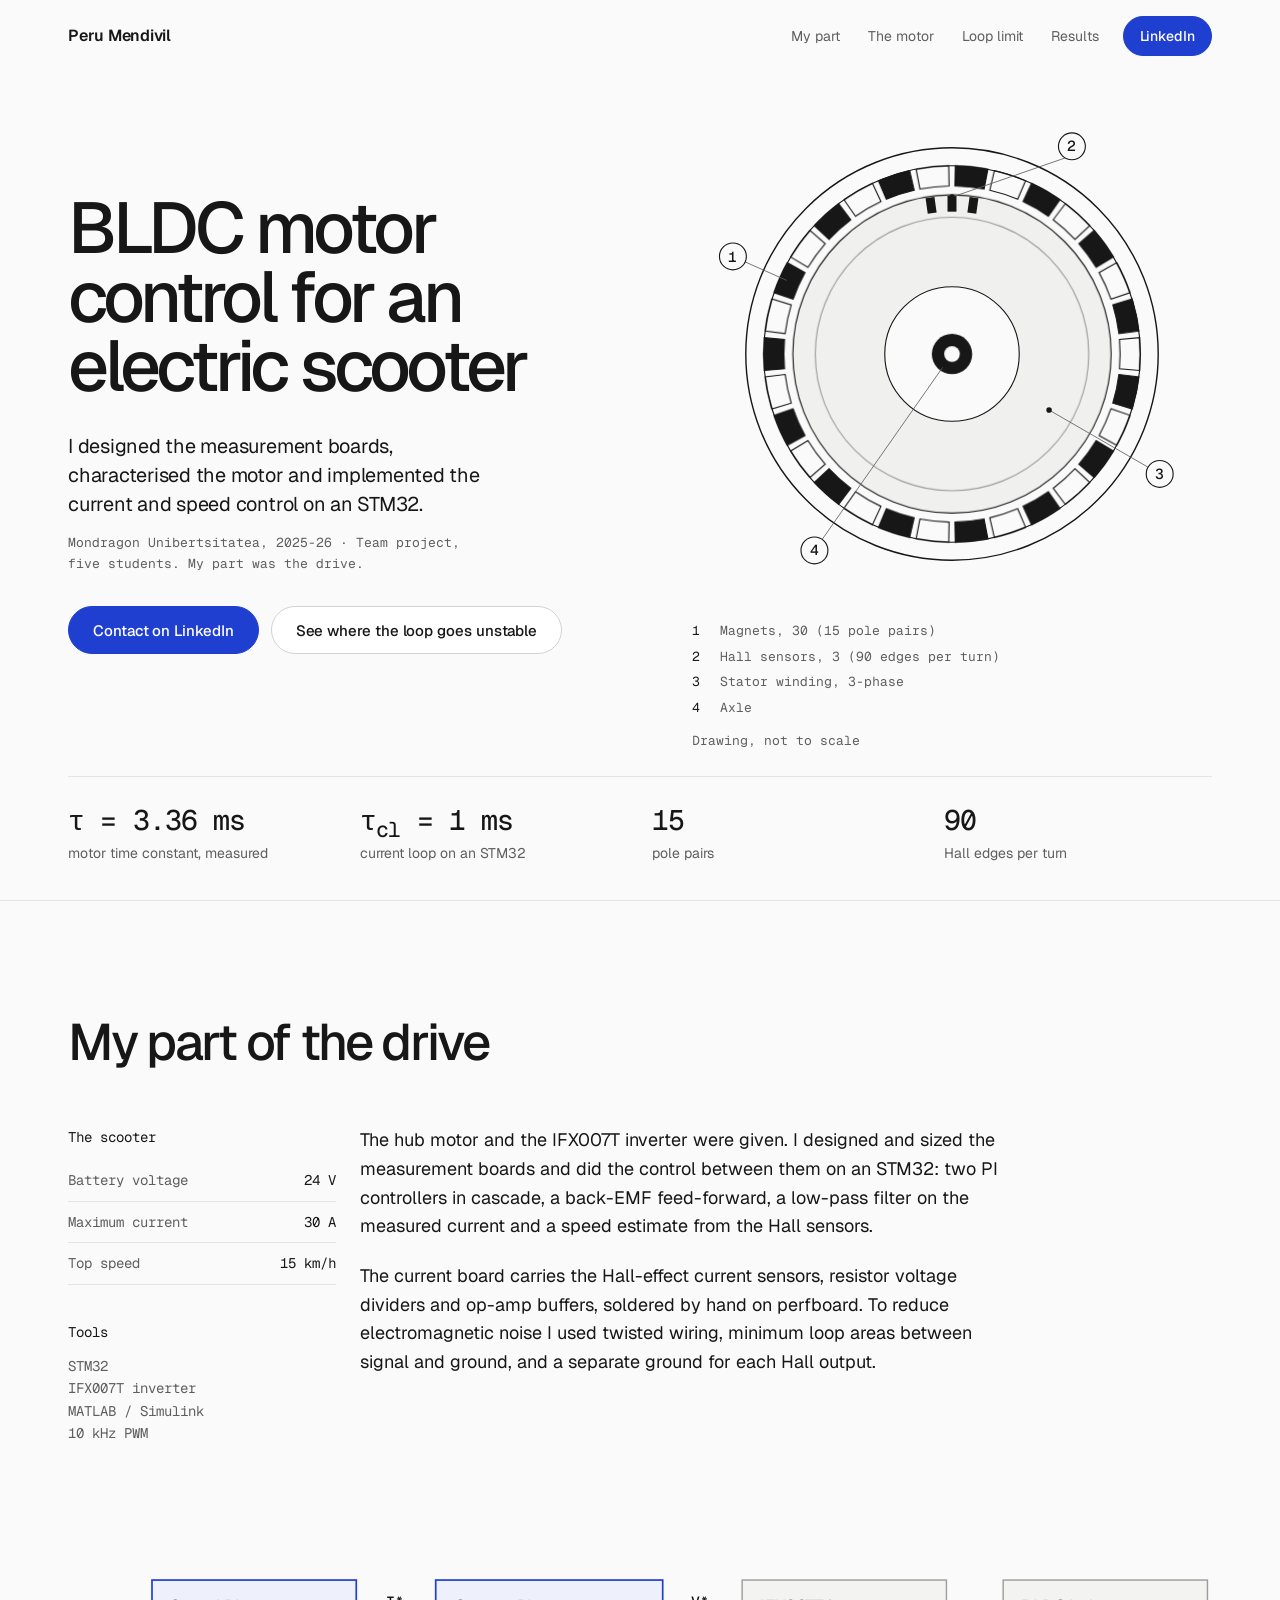
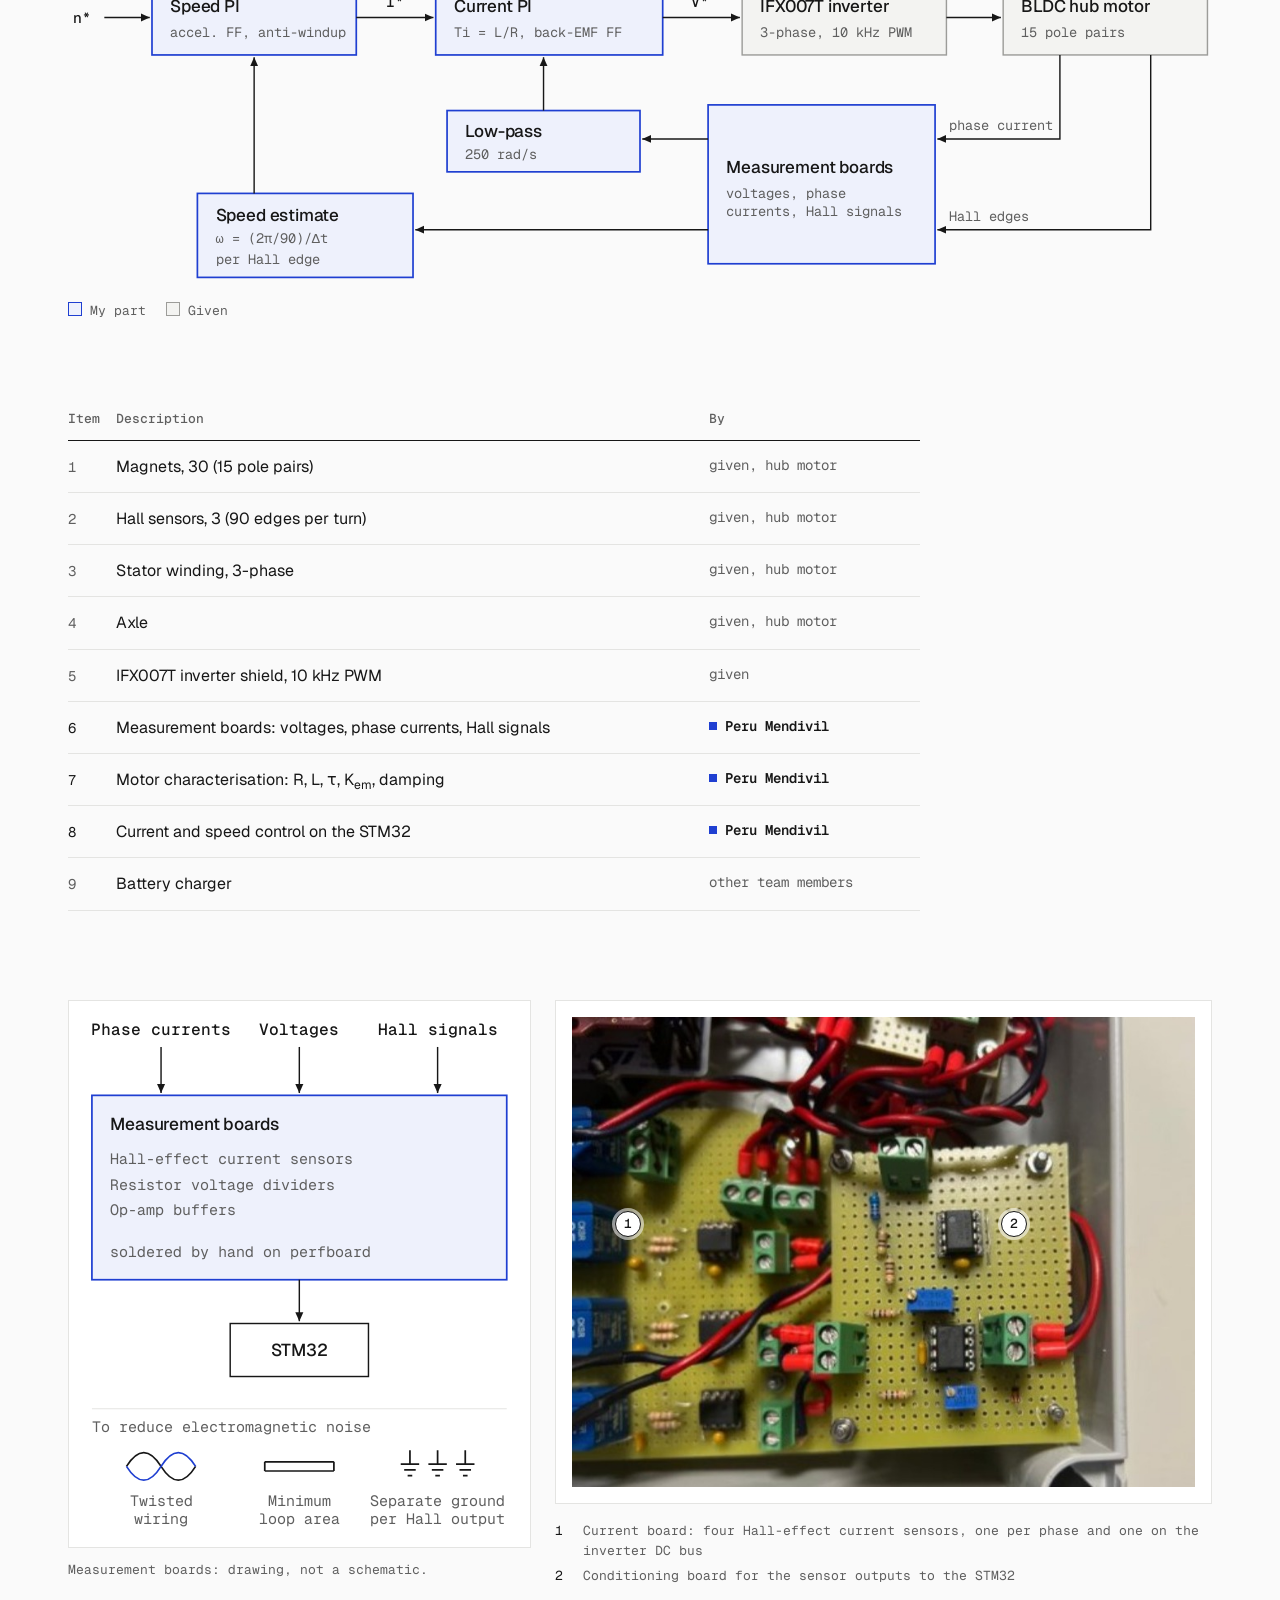
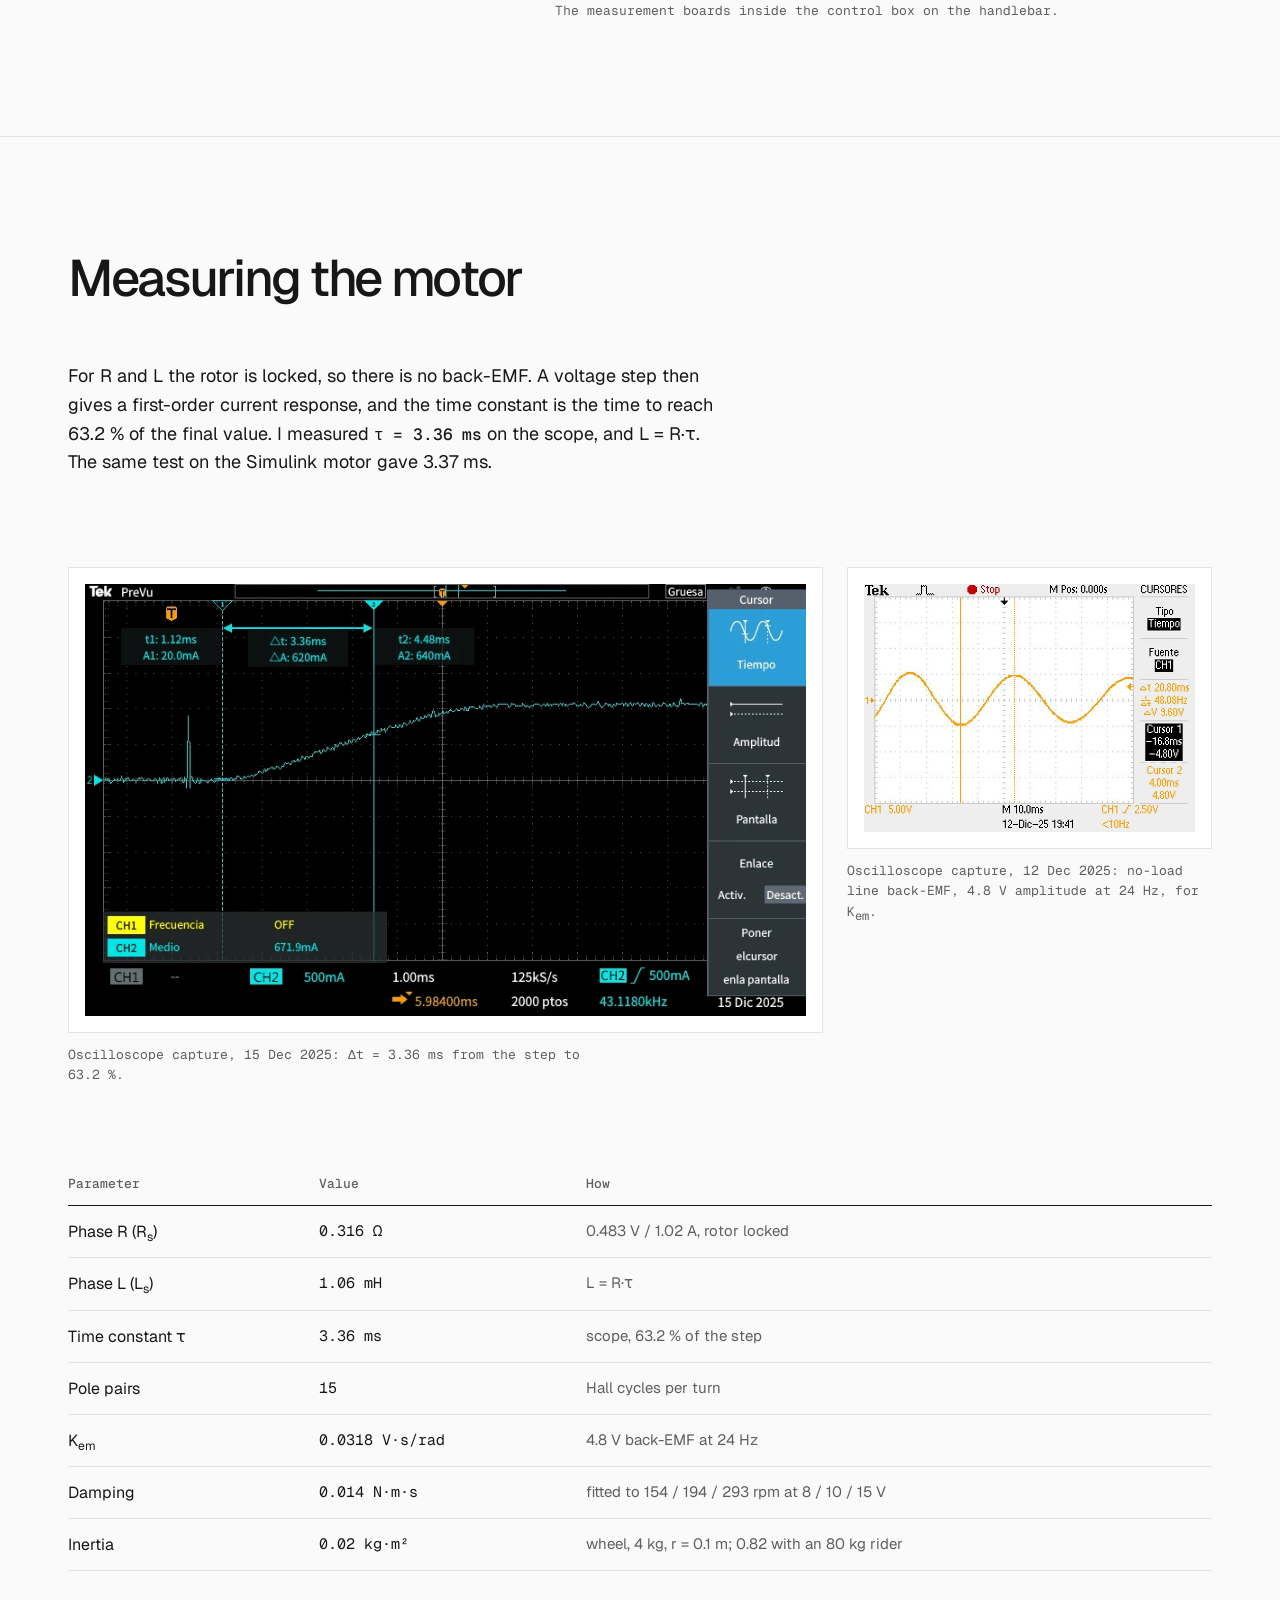
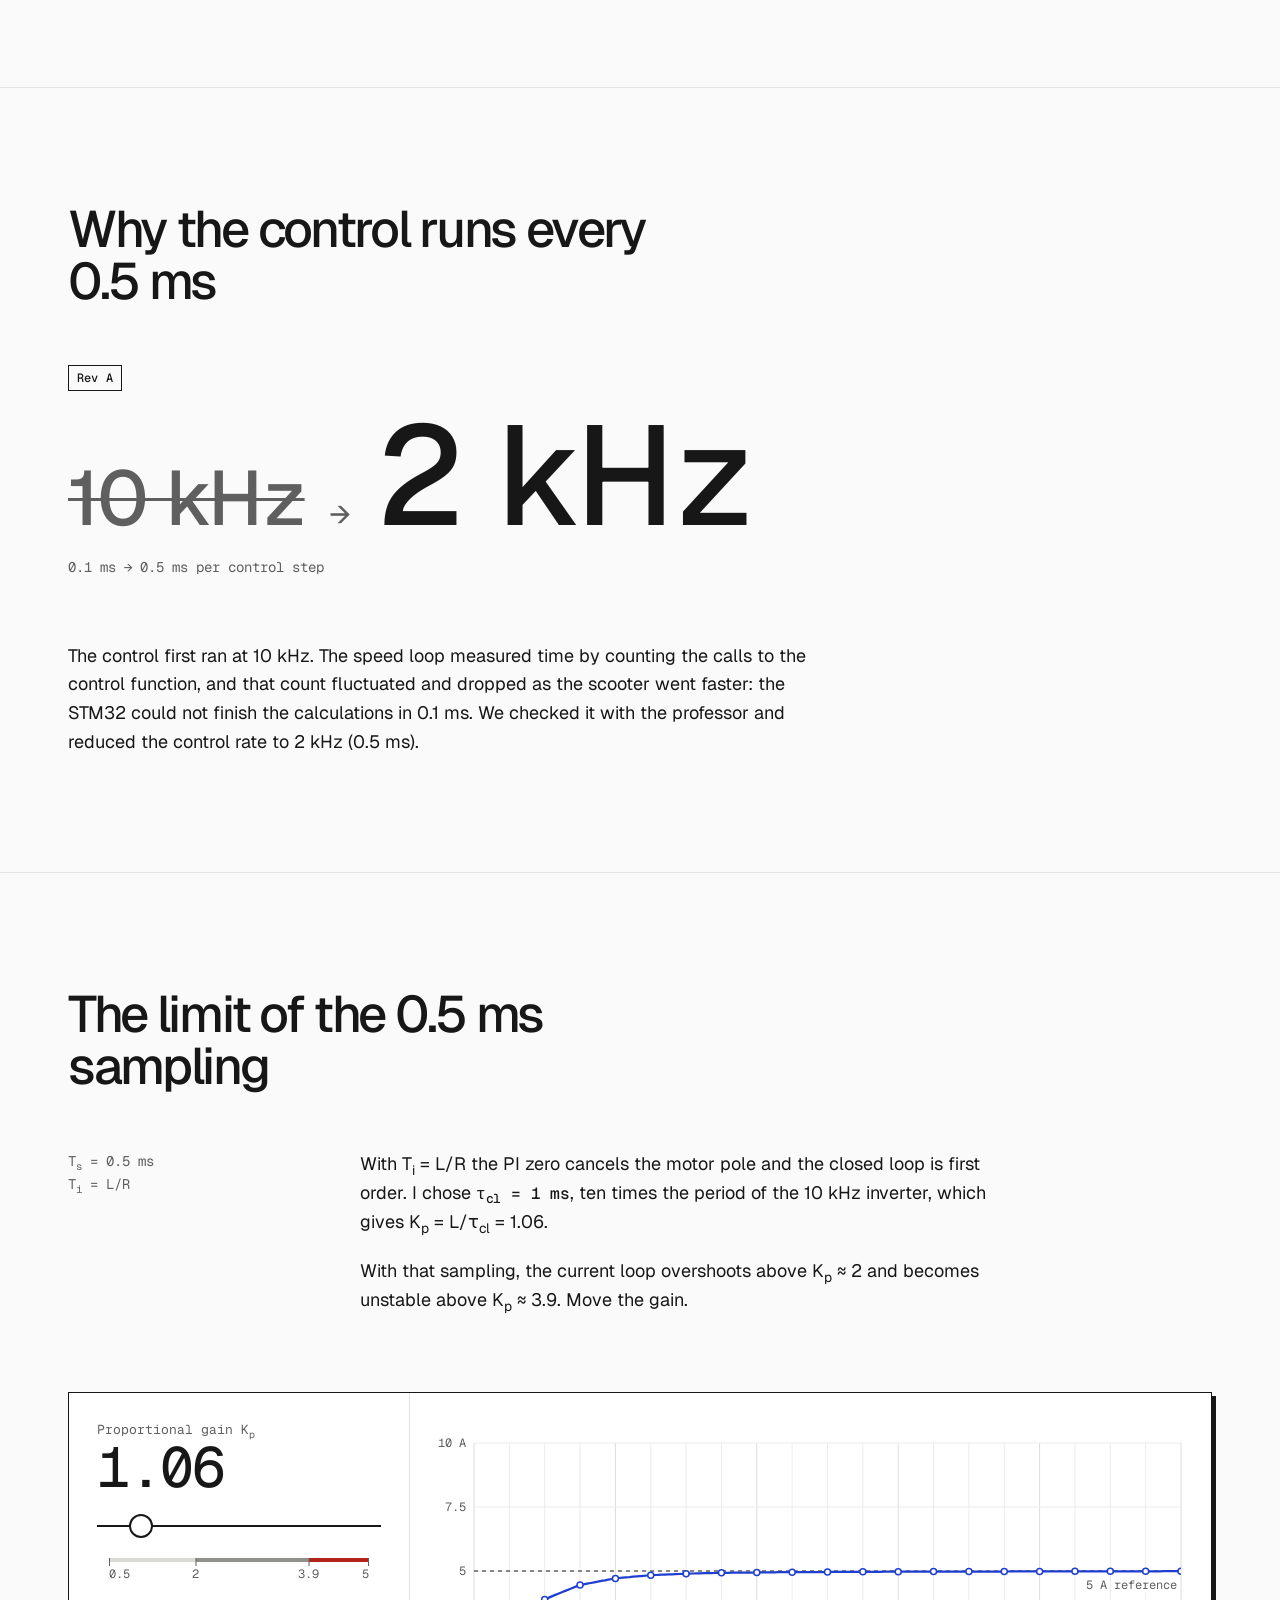
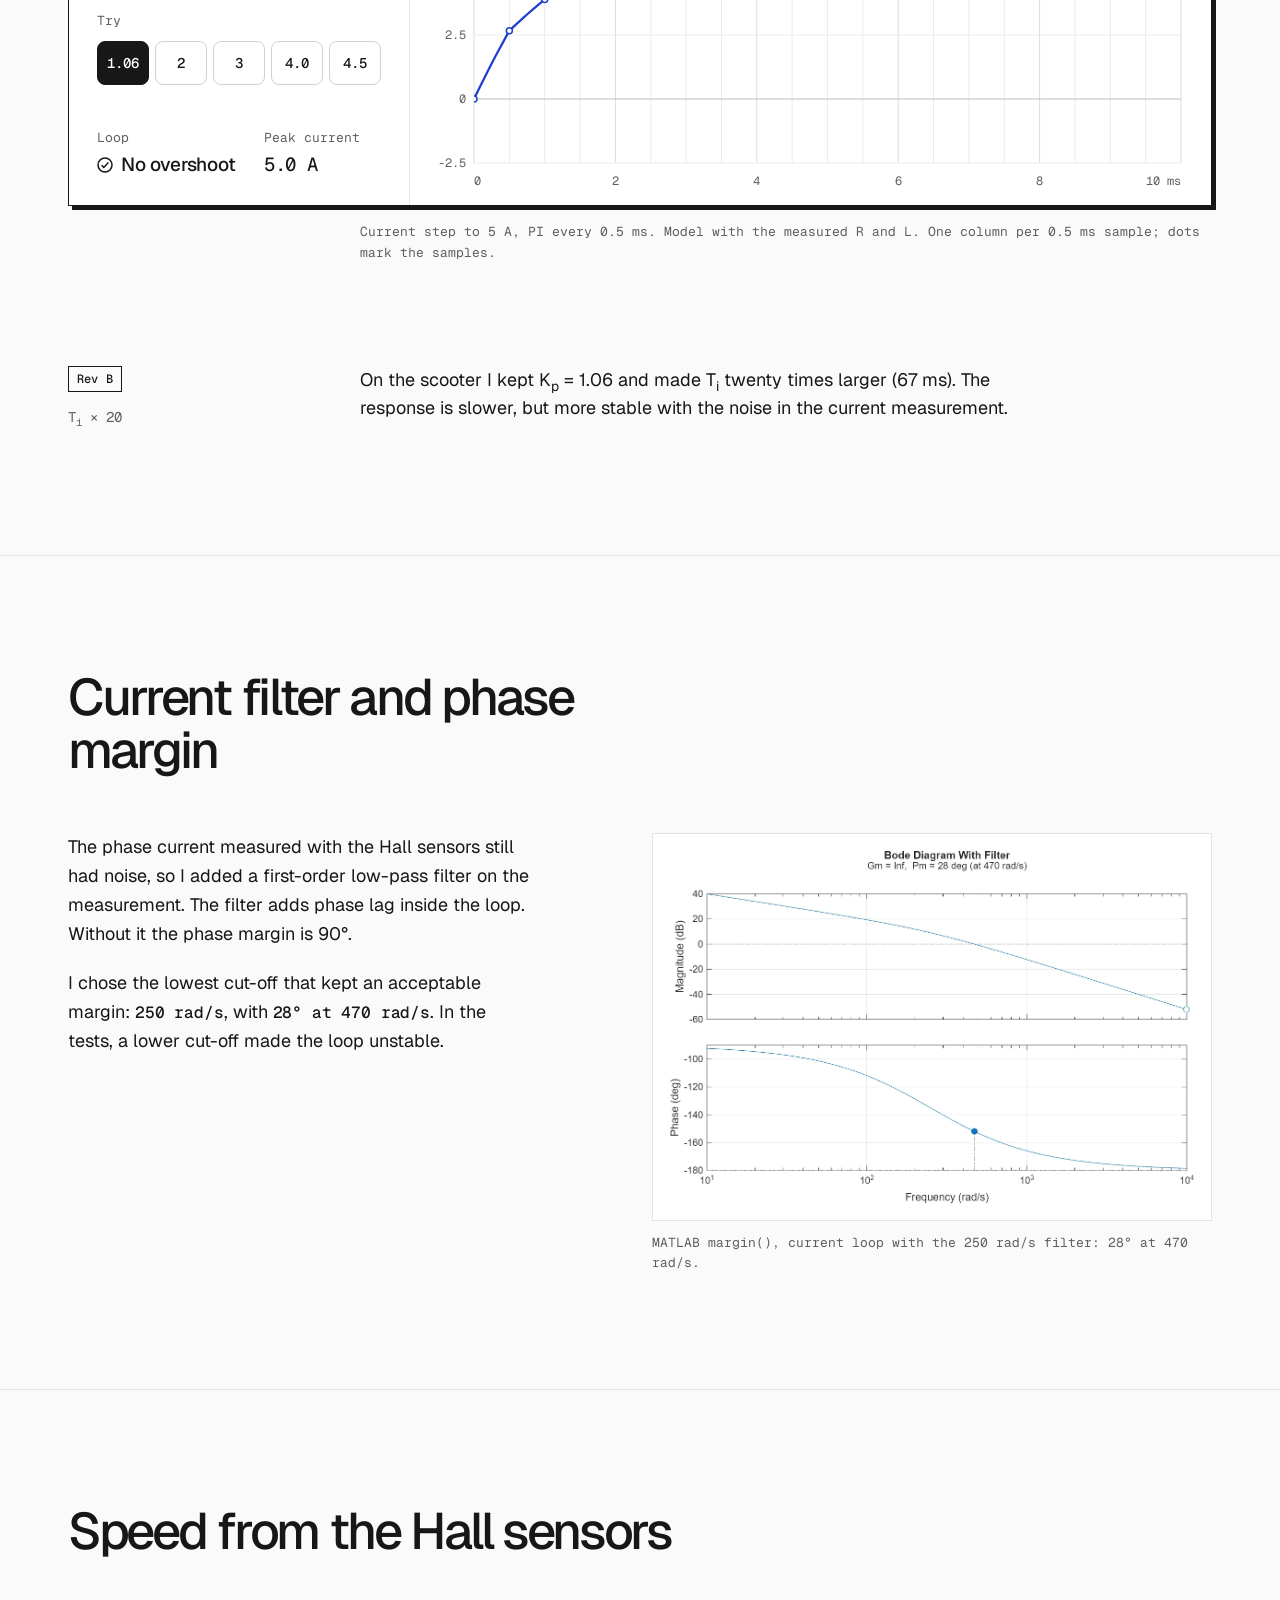
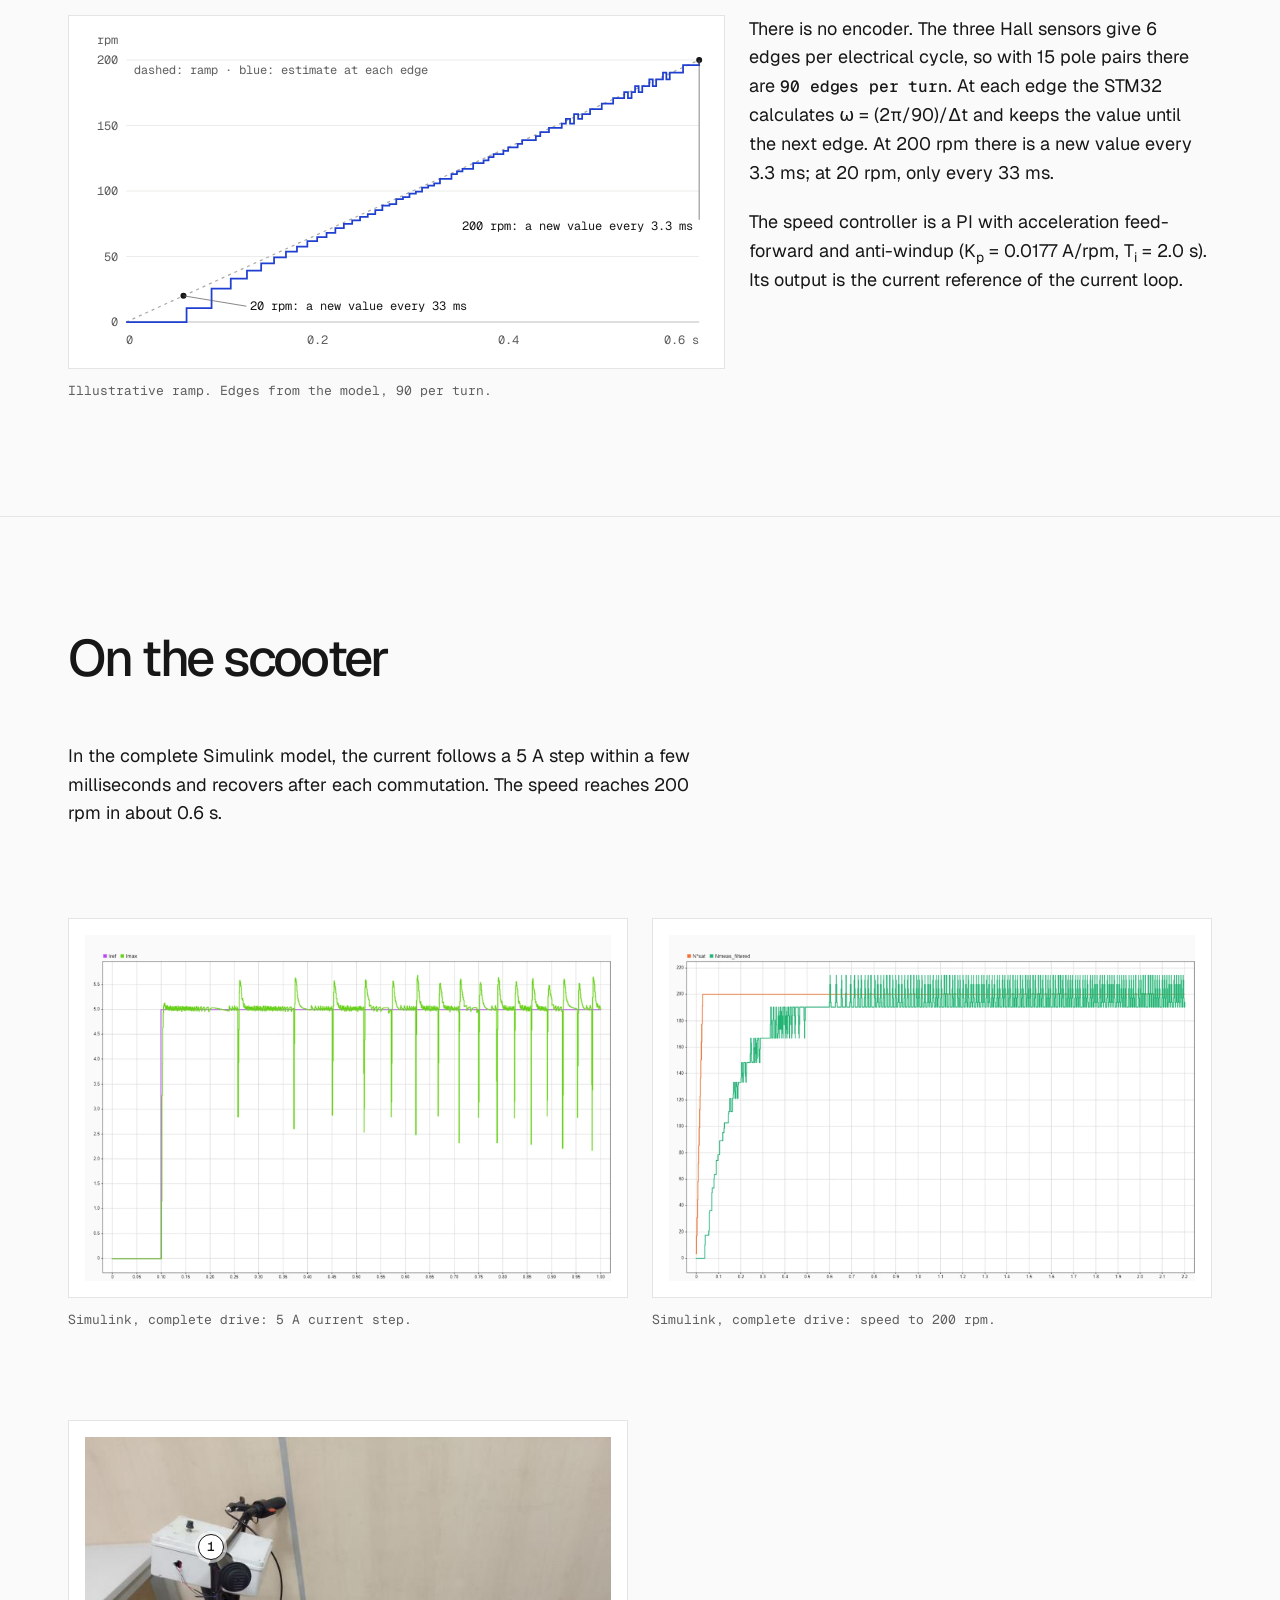
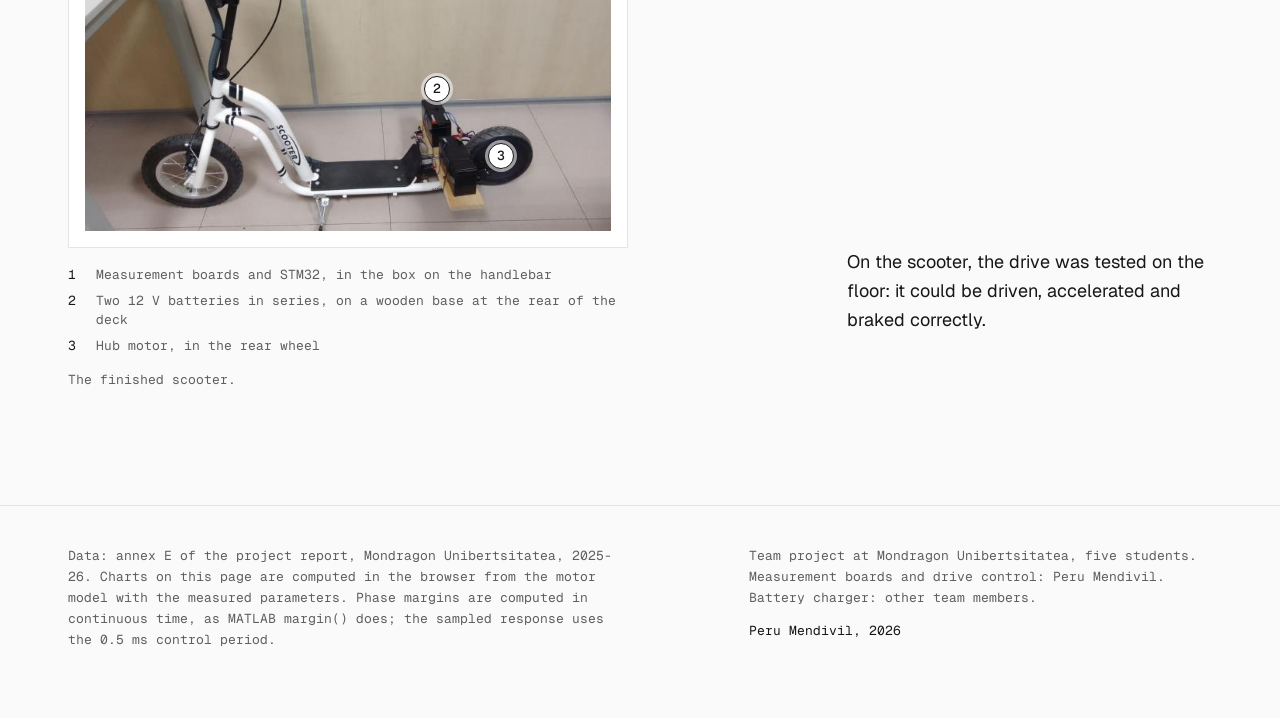
<file: video/index.html>
<!doctype html>
<html lang="en">
<head>
<meta charset="utf-8">
<meta name="viewport" content="width=device-width, initial-scale=1">
<title>BLDC motor control for an electric scooter · Peru Mendivil</title>
<!-- The 20-second summary was retired in Nov 2026. Old links (LinkedIn Featured) land on the main page. -->
<link rel="canonical" href="https://perumendibil.github.io/bldc-drive/">
<meta name="robots" content="noindex">
<meta property="og:type" content="website">
<meta property="og:title" content="BLDC motor control for an electric scooter">
<meta property="og:description" content="Motor characterisation, current loop and speed loop on an STM32, with the parameters I measured. My part of a team project at Mondragon Unibertsitatea, 2025-26.">
<meta property="og:url" content="https://perumendibil.github.io/bldc-drive/">
<meta property="og:image" content="https://perumendibil.github.io/bldc-drive/assets/og-card.png">
<meta http-equiv="refresh" content="0; url=../">
<script>location.replace("../" + location.hash);</script>
<style>body{margin:0;padding:48px 20px;font:18px/1.6 system-ui,sans-serif;background:#FAFAFA;color:#171717}a{color:#1F3FD1}</style>
</head>
<body>
<p>This page has moved. <a href="../">Go to BLDC motor control for an electric scooter</a>.</p>
</body>
</html>
</file>
